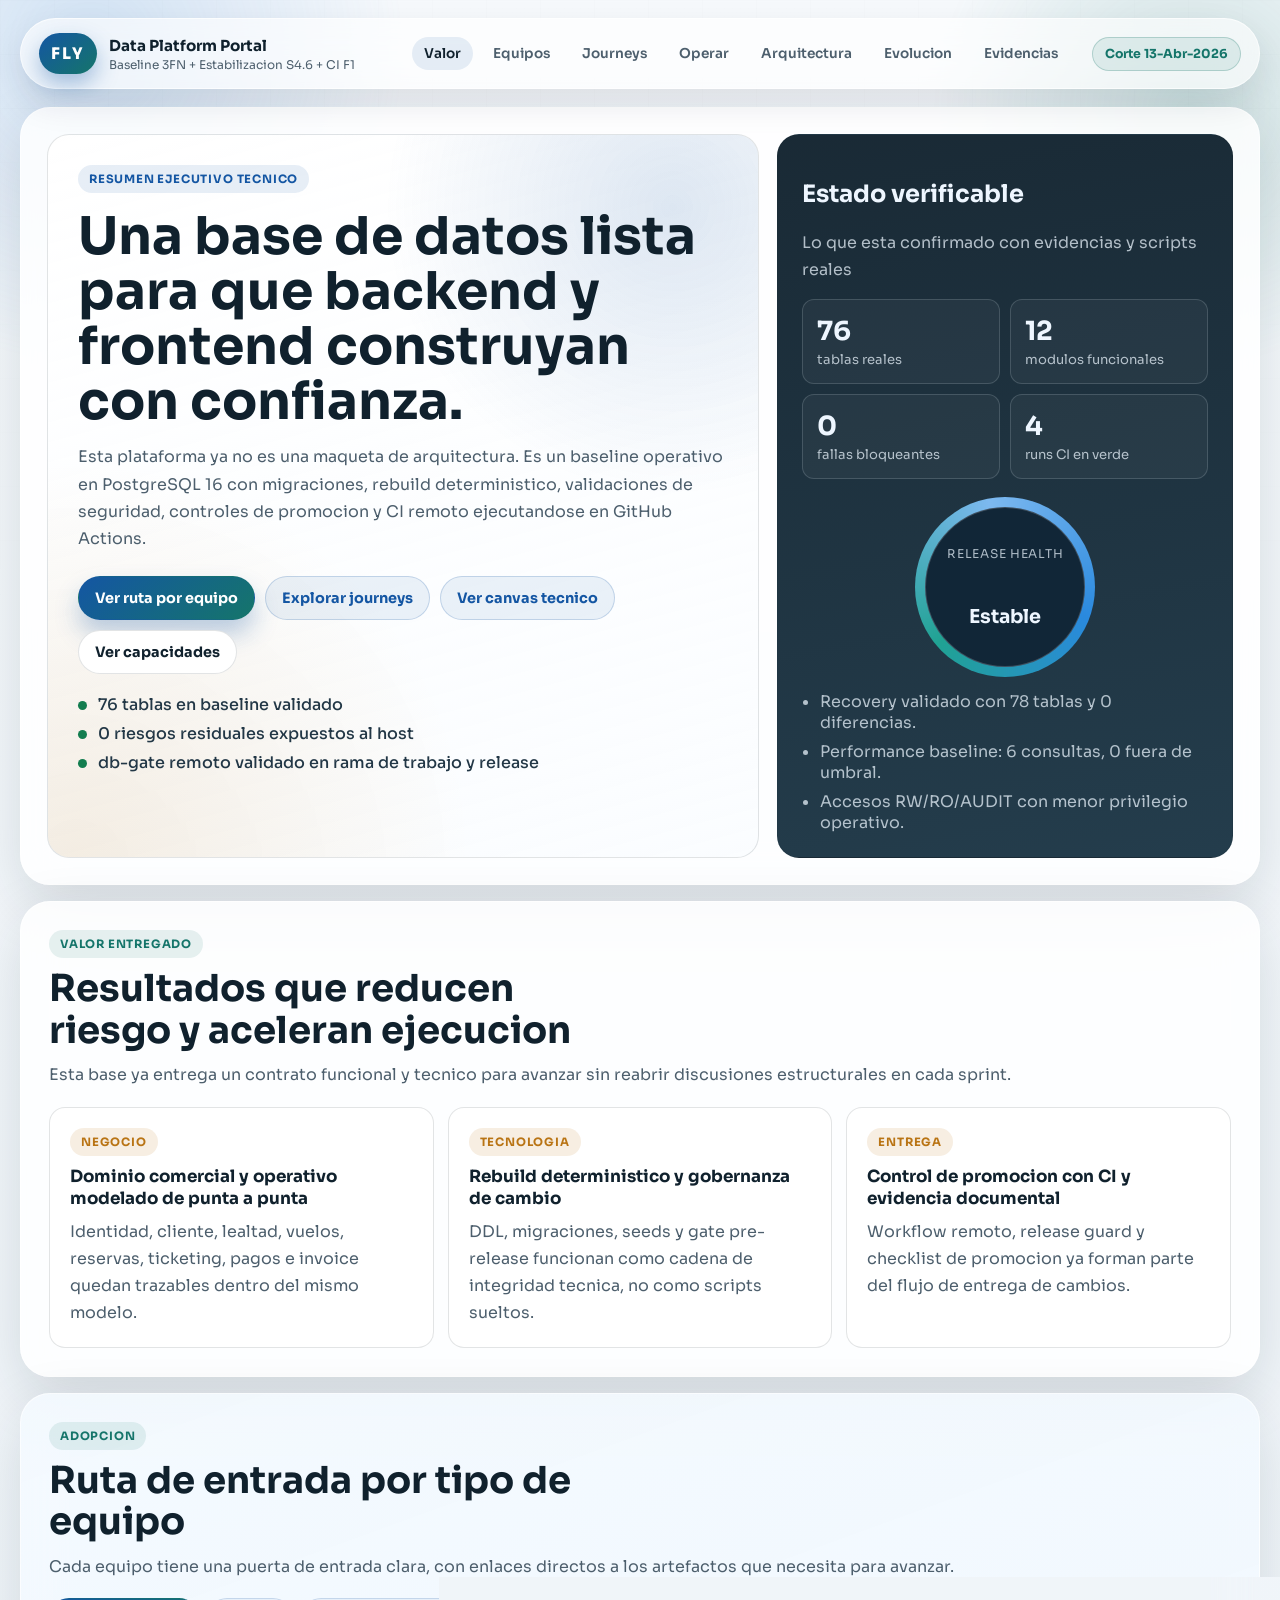
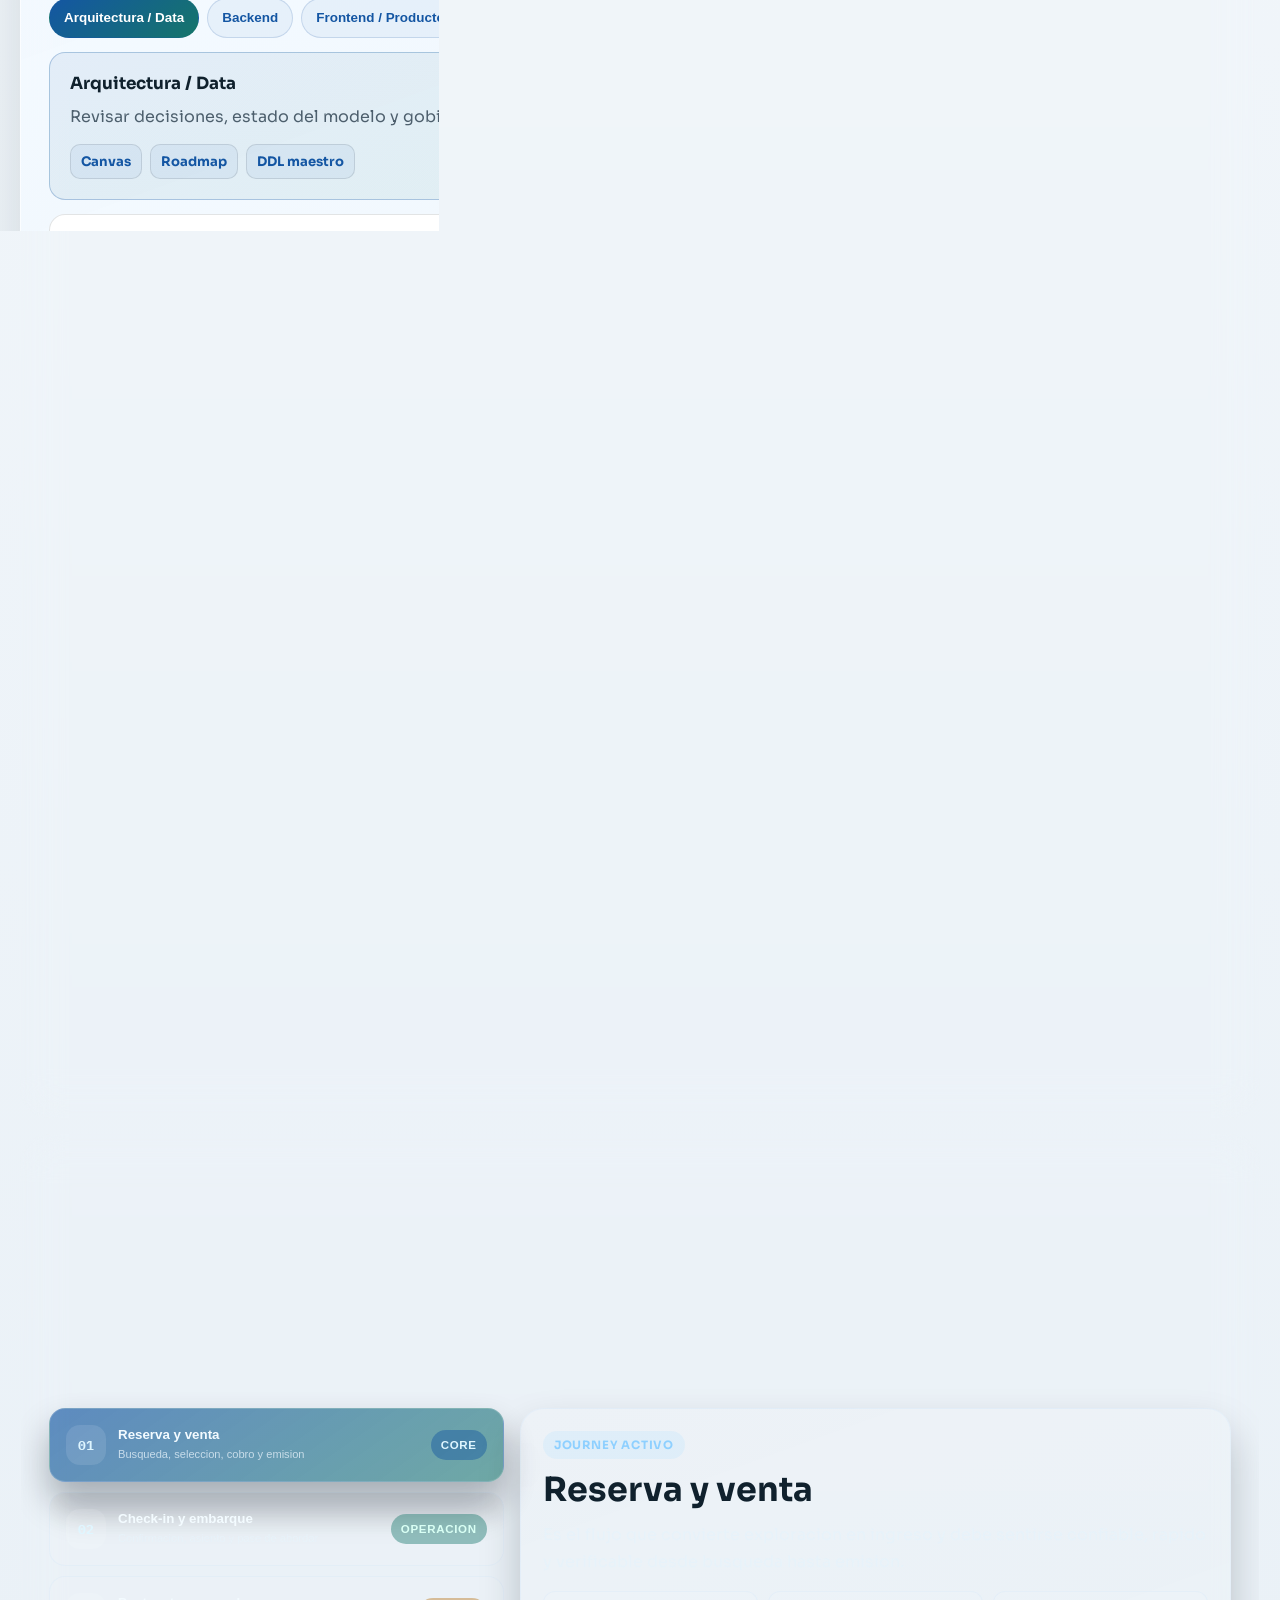
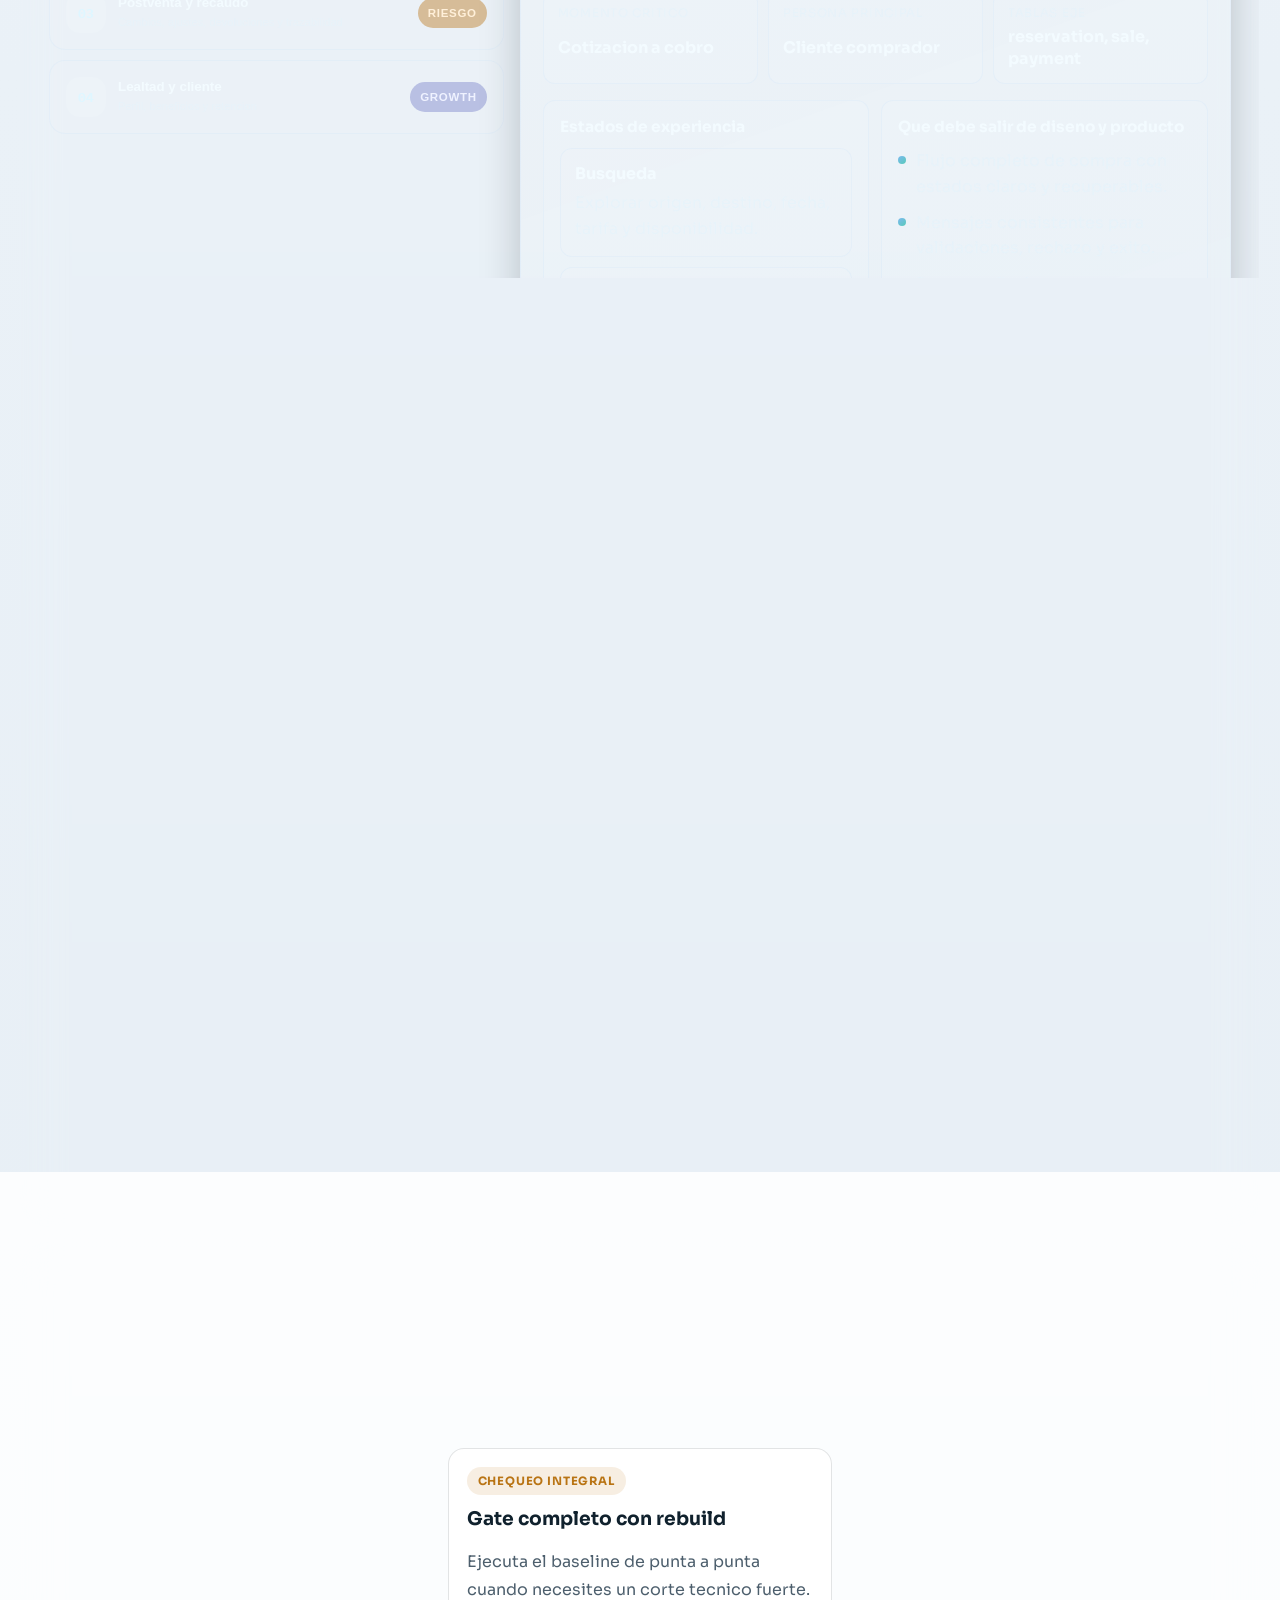
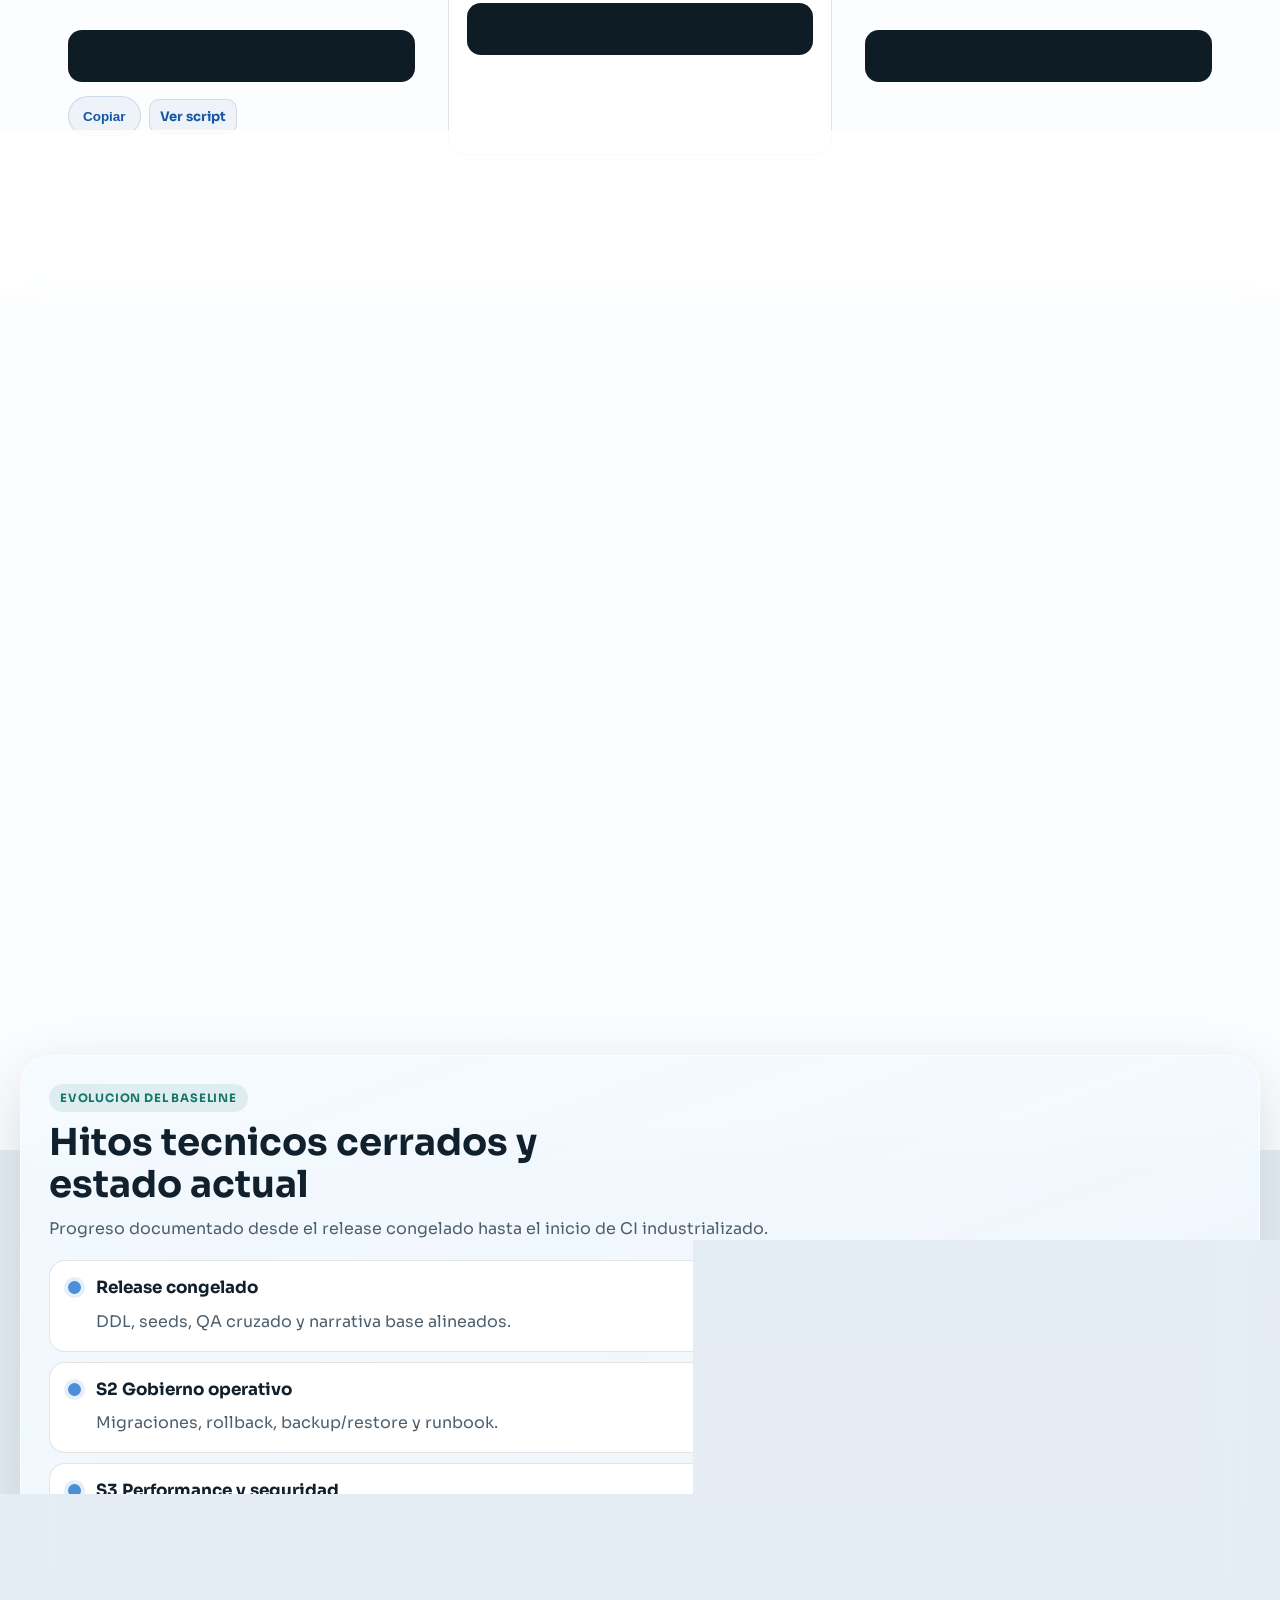
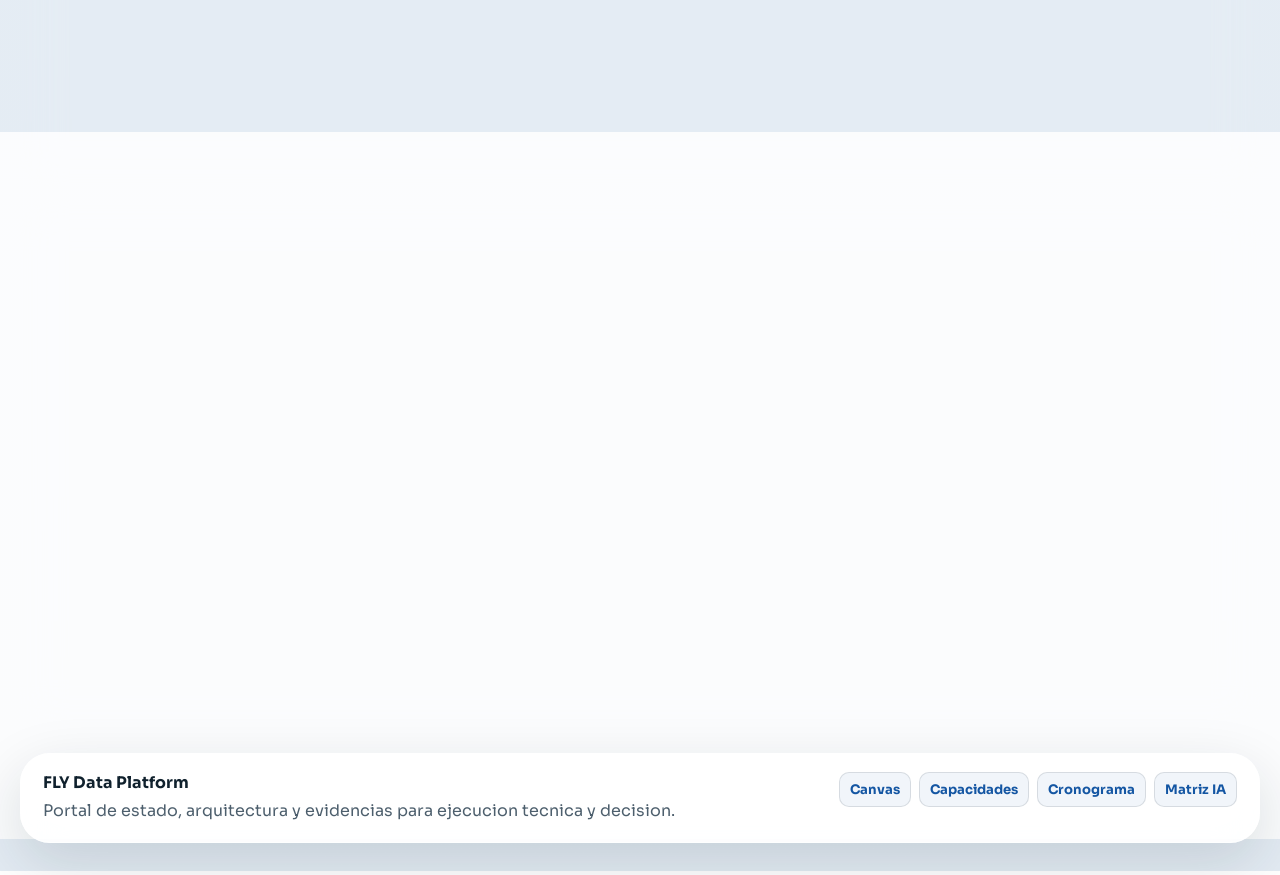
<file: app/landing/index.html>
<!DOCTYPE html>
<html lang="es">
<head>
    <meta charset="UTF-8">
    <meta name="viewport" content="width=device-width, initial-scale=1.0">
    <title>FLY Data Platform | Portal Arquitectonico</title>
    <link rel="stylesheet" href="styles.css">
    <link href="https://fonts.googleapis.com/css2?family=Sora:wght@400;500;600;700;800&family=IBM+Plex+Mono:wght@400;500;600&display=swap" rel="stylesheet">
    <script src="script.js" defer></script>
</head>
<body>
    <div class="ambient ambient-a" aria-hidden="true"></div>
    <div class="ambient ambient-b" aria-hidden="true"></div>
    <div class="ambient-grid" aria-hidden="true"></div>

    <header class="topbar">
        <a class="brand" href="index.html">
            <span class="brand-badge">FLY</span>
            <span class="brand-copy">
                <strong>Data Platform Portal</strong>
                <small>Baseline 3FN + Estabilizacion S4.6 + CI F1</small>
            </span>
        </a>
        <nav class="topnav" aria-label="Navegacion principal">
            <a href="#valor" data-nav-link>Valor</a>
            <a href="#equipos" data-nav-link>Equipos</a>
            <a href="#journeys" data-nav-link>Journeys</a>
            <a href="#operar" data-nav-link>Operar</a>
            <a href="#arquitectura" data-nav-link>Arquitectura</a>
            <a href="#evolucion" data-nav-link>Evolucion</a>
            <a href="#evidencias" data-nav-link>Evidencias</a>
        </nav>
        <span class="state-pill">Corte 13-Abr-2026</span>
    </header>

    <main class="portal">
        <section class="hero">
            <div class="hero-main reveal">
                <span class="tagline">Resumen Ejecutivo Tecnico</span>
                <h1>Una base de datos lista para que backend y frontend construyan con confianza.</h1>
                <p>
                    Esta plataforma ya no es una maqueta de arquitectura. Es un baseline operativo
                    en PostgreSQL 16 con migraciones, rebuild deterministico, validaciones de
                    seguridad, controles de promocion y CI remoto ejecutandose en GitHub Actions.
                </p>
                <div class="hero-actions">
                    <a class="btn btn-primary" href="#equipos">Ver ruta por equipo</a>
                    <a class="btn btn-secondary" href="#journeys">Explorar journeys</a>
                    <a class="btn btn-secondary" href="../../architecture/canvas/canvas_arquitectura.html">Ver canvas tecnico</a>
                    <a class="btn btn-ghost" href="../../reports/html/funcionalidades_sistema.html">Ver capacidades</a>
                </div>
                <ul class="trust-strip">
                    <li>76 tablas en baseline validado</li>
                    <li>0 riesgos residuales expuestos al host</li>
                    <li>db-gate remoto validado en rama de trabajo y release</li>
                </ul>
            </div>

            <aside class="hero-board reveal delay-1">
                <header>
                    <h2>Estado verificable</h2>
                    <p>Lo que esta confirmado con evidencias y scripts reales</p>
                </header>

                <div class="kpi-grid">
                    <article class="kpi">
                        <strong>76</strong>
                        <span>tablas reales</span>
                    </article>
                    <article class="kpi">
                        <strong>12</strong>
                        <span>modulos funcionales</span>
                    </article>
                    <article class="kpi">
                        <strong>0</strong>
                        <span>fallas bloqueantes</span>
                    </article>
                    <article class="kpi">
                        <strong>4</strong>
                        <span>runs CI en verde</span>
                    </article>
                </div>

                <div class="signal-ring">
                    <div class="ring-core">
                        <span>Release Health</span>
                        <strong>Estable</strong>
                    </div>
                </div>

                <ul class="board-notes">
                    <li>Recovery validado con 78 tablas y 0 diferencias.</li>
                    <li>Performance baseline: 6 consultas, 0 fuera de umbral.</li>
                    <li>Accesos RW/RO/AUDIT con menor privilegio operativo.</li>
                </ul>
            </aside>
        </section>

        <section id="valor" class="section reveal delay-2">
            <header class="section-head">
                <span class="section-kicker">Valor Entregado</span>
                <h2>Resultados que reducen riesgo y aceleran ejecucion</h2>
                <p>
                    Esta base ya entrega un contrato funcional y tecnico para avanzar sin
                    reabrir discusiones estructurales en cada sprint.
                </p>
            </header>

            <div class="pillar-grid">
                <article class="pillar-card">
                    <span class="pillar-tag">Negocio</span>
                    <h3>Dominio comercial y operativo modelado de punta a punta</h3>
                    <p>
                        Identidad, cliente, lealtad, vuelos, reservas, ticketing, pagos e
                        invoice quedan trazables dentro del mismo modelo.
                    </p>
                </article>
                <article class="pillar-card">
                    <span class="pillar-tag">Tecnologia</span>
                    <h3>Rebuild deterministico y gobernanza de cambio</h3>
                    <p>
                        DDL, migraciones, seeds y gate pre-release funcionan como cadena de
                        integridad tecnica, no como scripts sueltos.
                    </p>
                </article>
                <article class="pillar-card">
                    <span class="pillar-tag">Entrega</span>
                    <h3>Control de promocion con CI y evidencia documental</h3>
                    <p>
                        Workflow remoto, release guard y checklist de promocion ya forman parte
                        del flujo de entrega de cambios.
                    </p>
                </article>
            </div>
        </section>

        <section id="equipos" class="section section-alt reveal">
            <header class="section-head">
                <span class="section-kicker">Adopcion</span>
                <h2>Ruta de entrada por tipo de equipo</h2>
                <p>
                    Cada equipo tiene una puerta de entrada clara, con enlaces directos a los
                    artefactos que necesita para avanzar.
                </p>
            </header>

            <div class="audience-switcher" role="tablist" aria-label="Perfiles de adopcion">
                <button class="audience-tab active" type="button" data-audience="arquitectura" aria-selected="true">Arquitectura / Data</button>
                <button class="audience-tab" type="button" data-audience="backend" aria-selected="false">Backend</button>
                <button class="audience-tab" type="button" data-audience="frontend" aria-selected="false">Frontend / Producto</button>
                <button class="audience-tab" type="button" data-audience="operacion" aria-selected="false">QA / Operacion</button>
            </div>

            <div class="route-grid">
                <article class="route-card active" data-audience="arquitectura" tabindex="0" role="button" aria-pressed="true">
                    <h3>Arquitectura / Data</h3>
                    <p>Revisar decisiones, estado del modelo y gobierno del baseline.</p>
                    <div class="route-links">
                        <a href="../../architecture/canvas/canvas_arquitectura.html">Canvas</a>
                        <a href="../../docs/planes/ROADMAP_ESTABILIZACION_DB_SENIOR.md">Roadmap</a>
                        <a href="../../db/ddl/modelo_postgresql.sql">DDL maestro</a>
                    </div>
                </article>

                <article class="route-card" data-audience="backend" tabindex="0" role="button" aria-pressed="false">
                    <h3>Backend</h3>
                    <p>Implementar servicios sobre tablas, flujos y validaciones estables.</p>
                    <div class="route-links">
                        <a href="../../reports/html/funcionalidades_sistema.html">Capacidades</a>
                        <a href="../../infra/docker/recrear_instalacion_limpia.ps1">Rebuild limpio</a>
                        <a href="../../infra/tools/ejecutar_gate_pre_release.ps1">Gate local</a>
                    </div>
                </article>

                <article class="route-card" data-audience="frontend" tabindex="0" role="button" aria-pressed="false">
                    <h3>Frontend / Producto</h3>
                    <p>Mapear journeys, estados y dependencias funcionales del dominio.</p>
                    <div class="route-links">
                        <a href="../../reports/html/funcionalidades_sistema.html">Informe funcional</a>
                        <a href="../../reports/cronograma/cronograma_realizacion.html">Cronograma</a>
                        <a href="../../docs/planes/PLAN_CONTINUIDAD_FASES_2026-03-19.md">Continuidad</a>
                    </div>
                </article>

                <article class="route-card" data-audience="operacion" tabindex="0" role="button" aria-pressed="false">
                    <h3>Operacion / QA</h3>
                    <p>Auditar salud, riesgos y promocion de cambios con evidencia trazable.</p>
                    <div class="route-links">
                        <a href="../../docs/validacion/EVIDENCIA_PIPELINE_CI_REMOTO_2026-03-20.md">Evidencia CI</a>
                        <a href="../../docs/validacion/POLITICA_PROMOCION_DB_RELEASE_GUARD.md">Release guard</a>
                        <a href="../../docs/validacion/EVIDENCIA_ADMIN_BOOTSTRAP_LOCAL_2026-03-20.md">Admin bootstrap</a>
                    </div>
                </article>
            </div>

            <aside class="audience-brief" id="audience-brief" aria-live="polite">
                <div class="brief-head">
                    <span class="brief-kicker">Recorrido activo</span>
                    <h3>Arquitectura / Data</h3>
                    <p>Empieza aqui para validar baseline, modelo vigente y siguiente frente sin reabrir decisiones ya cerradas.</p>
                </div>

                <div class="brief-grid">
                    <section class="brief-block">
                        <h4>Que revisar primero</h4>
                        <ul class="brief-list">
                            <li>Canvas para ubicar capas, riesgos y continuidad.</li>
                            <li>Roadmap senior para entender que ya se estabilizo.</li>
                            <li>DDL maestro para confirmar el contrato fisico real.</li>
                        </ul>
                    </section>

                    <section class="brief-block">
                        <h4>Resultado esperado</h4>
                        <ul class="brief-list">
                            <li>Diagnostico claro del baseline vigente.</li>
                            <li>Decision de frente siguiente con una sola fuente de verdad.</li>
                            <li>Handoff tecnico consistente para backend y frontend.</li>
                        </ul>
                    </section>
                </div>

                <div class="brief-command">
                    <span class="command-caption">Primer comando recomendado</span>
                    <pre class="code-block"><code>.\infra\tools\ejecutar_gate_pre_release.ps1 -SkipDocker</code></pre>
                    <div class="command-actions">
                        <button class="copy-btn" type="button" data-copy=".\infra\tools\ejecutar_gate_pre_release.ps1 -SkipDocker">Copiar comando</button>
                        <span class="command-note">Valida rapido el estado repo-local antes de abrir un nuevo frente de trabajo.</span>
                    </div>
                </div>
            </aside>
        </section>

        <section id="journeys" class="section section-immersive reveal delay-1">
            <header class="section-head journey-head">
                <span class="section-kicker">Diseno + Funcionalidad</span>
                <h2>Journeys priorizados para materializar una experiencia real</h2>
                <p>
                    Elige un flujo y aterriza al mismo tiempo pantallas, estados, contrato backend,
                    foco QA y los artefactos que el equipo necesita para construir sin ambiguedad.
                </p>
            </header>

            <div class="journey-layout">
                <div class="journey-selector" role="tablist" aria-label="Journeys priorizados">
                    <button class="journey-tab active" type="button" data-journey="reserva" aria-selected="true">
                        <span class="journey-tab-index">01</span>
                        <span class="journey-tab-copy">
                            <strong>Reserva y venta</strong>
                            <small>Busqueda, seleccion, cobro y emision</small>
                        </span>
                        <span class="journey-signal signal-core">Core</span>
                    </button>

                    <button class="journey-tab" type="button" data-journey="checkin" aria-selected="false">
                        <span class="journey-tab-index">02</span>
                        <span class="journey-tab-copy">
                            <strong>Check-in y embarque</strong>
                            <small>Confirmacion, asiento y pase de abordar</small>
                        </span>
                        <span class="journey-signal signal-live">Operacion</span>
                    </button>

                    <button class="journey-tab" type="button" data-journey="postventa" aria-selected="false">
                        <span class="journey-tab-index">03</span>
                        <span class="journey-tab-copy">
                            <strong>Postventa y recaudo</strong>
                            <small>Cambios, ajustes, devoluciones y trazabilidad</small>
                        </span>
                        <span class="journey-signal signal-risk">Riesgo</span>
                    </button>

                    <button class="journey-tab" type="button" data-journey="lealtad" aria-selected="false">
                        <span class="journey-tab-index">04</span>
                        <span class="journey-tab-copy">
                            <strong>Lealtad y cliente</strong>
                            <small>Perfil, beneficios y retencion</small>
                        </span>
                        <span class="journey-signal signal-growth">Growth</span>
                    </button>
                </div>

                <aside class="journey-panel" id="journey-panel" aria-live="polite">
                    <div class="journey-panel-head">
                        <span class="journey-kicker">Journey activo</span>
                        <h3>Reserva y venta</h3>
                        <p>
                            Es el flujo que convierte exploracion en ingreso y debe sentirse
                            confiable, rapido y verificable desde busqueda hasta emision.
                        </p>
                    </div>

                    <div class="journey-metrics">
                        <article class="journey-stat">
                            <span>Momento critico</span>
                            <strong>Cotizacion a cobro</strong>
                        </article>
                        <article class="journey-stat">
                            <span>Persona principal</span>
                            <strong>Cliente comprador</strong>
                        </article>
                        <article class="journey-stat">
                            <span>Tablas eje</span>
                            <strong>reservation, sale, payment</strong>
                        </article>
                    </div>

                    <div class="journey-grid">
                        <section class="journey-block">
                            <h4>Estados de experiencia</h4>
                            <div class="journey-state-grid">
                                <article class="state-card">
                                    <strong>Busqueda</strong>
                                    <p>Explorar origen, destino, fecha, tarifa y disponibilidad.</p>
                                </article>
                                <article class="state-card">
                                    <strong>Seleccion</strong>
                                    <p>Elegir vuelo, tarifa, asientos base y datos del pasajero.</p>
                                </article>
                                <article class="state-card">
                                    <strong>Pago</strong>
                                    <p>Confirmar monto, metodo y resultado transaccional sin friccion.</p>
                                </article>
                                <article class="state-card">
                                    <strong>Emision</strong>
                                    <p>Mostrar ticket, localizador, recibo e invoice trazable.</p>
                                </article>
                            </div>
                        </section>

                        <section class="journey-block">
                            <h4>Que debe salir de diseno y producto</h4>
                            <ul class="journey-list">
                                <li>Flujo completo de compra con estados claros y recuperables.</li>
                                <li>Mensajes consistentes para validaciones, rechazo y exito.</li>
                                <li>Resumen final que conecte reserva, ticket e invoice.</li>
                            </ul>
                        </section>

                        <section class="journey-block">
                            <h4>Contrato backend y datos</h4>
                            <ul class="journey-list">
                                <li>Persistencia ordenada entre reservation, sale, payment y ticket.</li>
                                <li>Trazabilidad de transaccion y relacion con invoice.</li>
                                <li>Estados idempotentes para reintento y confirmacion.</li>
                            </ul>
                        </section>

                        <section class="journey-block">
                            <h4>QA y liberacion</h4>
                            <ul class="journey-list">
                                <li>Caso feliz de compra completo con evidencia final.</li>
                                <li>Fallas de cobro sin doble emision ni registros huerfanos.</li>
                                <li>Chequeo de consistencia previo a promover cambios.</li>
                            </ul>
                        </section>
                    </div>

                    <div class="journey-footer">
                        <div class="journey-links">
                            <a href="../../reports/html/funcionalidades_sistema.html">Abrir informe funcional</a>
                            <a href="../../db/ddl/modelo_postgresql.sql">Abrir DDL maestro</a>
                            <a href="../../infra/tools/ejecutar_gate_pre_release.ps1">Abrir gate local</a>
                        </div>

                        <div class="journey-command">
                            <span class="command-caption">Siguiente paso recomendado</span>
                            <pre class="code-block"><code>.\infra\tools\ejecutar_gate_pre_release.ps1 -SkipDocker</code></pre>
                            <div class="command-actions">
                                <button class="copy-btn" type="button" data-copy=".\infra\tools\ejecutar_gate_pre_release.ps1 -SkipDocker">Copiar comando</button>
                                <span class="command-note">Usa este corte rapido antes de traducir el journey a backlog visual y tareas tecnicas.</span>
                            </div>
                        </div>
                    </div>
                </aside>
            </div>
        </section>

        <section id="operar" class="section reveal delay-1">
            <header class="section-head">
                <span class="section-kicker">Operar y Construir</span>
                <h2>Acciones concretas para mover el proyecto hoy</h2>
                <p>
                    Esta base ya tiene comandos y controles suficientes para que un equipo avance
                    sin improvisar el siguiente paso.
                </p>
            </header>

            <div class="command-grid">
                <article class="command-card">
                    <span class="command-tag">Chequeo rapido</span>
                    <h3>Gate repo-local sin Docker</h3>
                    <p>Valida consistencia documental y control de promocion sin correr rebuild completo.</p>
                    <pre class="code-block"><code>.\infra\tools\ejecutar_gate_pre_release.ps1 -SkipDocker</code></pre>
                    <div class="command-actions">
                        <button class="copy-btn" type="button" data-copy=".\infra\tools\ejecutar_gate_pre_release.ps1 -SkipDocker">Copiar</button>
                        <a class="command-link" href="../../infra/tools/ejecutar_gate_pre_release.ps1">Ver script</a>
                    </div>
                </article>

                <article class="command-card">
                    <span class="command-tag">Chequeo integral</span>
                    <h3>Gate completo con rebuild</h3>
                    <p>Ejecuta el baseline de punta a punta cuando necesites un corte tecnico fuerte.</p>
                    <pre class="code-block"><code>.\infra\tools\ejecutar_gate_pre_release.ps1</code></pre>
                    <div class="command-actions">
                        <button class="copy-btn" type="button" data-copy=".\infra\tools\ejecutar_gate_pre_release.ps1">Copiar</button>
                        <a class="command-link" href="../../infra/docker/recrear_instalacion_limpia.ps1">Ver rebuild limpio</a>
                    </div>
                </article>

                <article class="command-card">
                    <span class="command-tag">Promocion</span>
                    <h3>Release guard repo-local</h3>
                    <p>Confirma que CI, checklist y politica siguen alineados antes de considerar promocion.</p>
                    <pre class="code-block"><code>.\infra\tools\validar_control_promocion_ci.ps1</code></pre>
                    <div class="command-actions">
                        <button class="copy-btn" type="button" data-copy=".\infra\tools\validar_control_promocion_ci.ps1">Copiar</button>
                        <a class="command-link" href="../../docs/validacion/CHECKLIST_PROMOCION_CI_DB.md">Ver checklist</a>
                    </div>
                </article>
            </div>
        </section>

        <section id="arquitectura" class="section reveal delay-1">
            <header class="section-head">
                <span class="section-kicker">Arquitectura</span>
                <h2>Visualizacion funcional del dominio y su flujo critico</h2>
                <p>
                    Una vista sintetica para entender estructura y dependencias sin perderse en
                    diagramas saturados.
                </p>
            </header>

            <div class="architecture-layout">
                <div class="domain-matrix">
                    <article><h3>Identidad</h3><p>person, documents, contacts, user_account.</p></article>
                    <article><h3>Cliente</h3><p>customer, category, benefits, loyalty.</p></article>
                    <article><h3>Red aeroportuaria</h3><p>country, city, airport, terminal, gate.</p></article>
                    <article><h3>Operacion aerea</h3><p>airline, aircraft, flight, segment.</p></article>
                    <article><h3>Comercial</h3><p>reservation, sale, ticket, seat assignment.</p></article>
                    <article><h3>Recaudo</h3><p>payment, transaction, invoice, refund.</p></article>
                </div>

                <div class="flow-board">
                    <span class="flow-label">Flujo de referencia</span>
                    <h3>Cadena de datos de punta a punta</h3>
                    <ol class="flow-steps">
                        <li>person</li>
                        <li>customer</li>
                        <li>reservation</li>
                        <li>sale</li>
                        <li>ticket</li>
                        <li>ticket_segment</li>
                        <li>check_in</li>
                        <li>boarding_pass</li>
                        <li>invoice</li>
                    </ol>
                    <p>
                        Este flujo sirve como contrato de integracion entre API, UI y QA funcional.
                    </p>
                </div>
            </div>
        </section>

        <section id="evolucion" class="section section-alt reveal delay-2">
            <header class="section-head">
                <span class="section-kicker">Evolucion del baseline</span>
                <h2>Hitos tecnicos cerrados y estado actual</h2>
                <p>Progreso documentado desde el release congelado hasta el inicio de CI industrializado.</p>
            </header>

            <div class="timeline">
                <article class="timeline-item">
                    <span class="dot"></span>
                    <h3>Release congelado</h3>
                    <p>DDL, seeds, QA cruzado y narrativa base alineados.</p>
                </article>
                <article class="timeline-item">
                    <span class="dot"></span>
                    <h3>S2 Gobierno operativo</h3>
                    <p>Migraciones, rollback, backup/restore y runbook.</p>
                </article>
                <article class="timeline-item">
                    <span class="dot"></span>
                    <h3>S3 Performance y seguridad</h3>
                    <p>Baseline de consultas, observabilidad y hardening local.</p>
                </article>
                <article class="timeline-item">
                    <span class="dot"></span>
                    <h3>S4 Continuidad</h3>
                    <p>Secretos, menor privilegio, loopback y break-glass.</p>
                </article>
                <article class="timeline-item active">
                    <span class="dot"></span>
                    <h3>F1 CI/CD inicial</h3>
                    <p>db-gate remoto operativo y control de promocion formalizado.</p>
                </article>
            </div>
        </section>

        <section id="evidencias" class="section reveal">
            <header class="section-head">
                <span class="section-kicker">Evidencias</span>
                <h2>Artefactos clave para trazabilidad y decision</h2>
                <p>
                    Accesos directos al material que respalda el estado actual del proyecto.
                </p>
            </header>

            <div class="filter-row">
                <button class="filter-chip active" type="button" data-filter="all">Todo</button>
                <button class="filter-chip" type="button" data-filter="producto">Producto</button>
                <button class="filter-chip" type="button" data-filter="build">Build</button>
                <button class="filter-chip" type="button" data-filter="operacion">Operacion</button>
                <button class="filter-chip" type="button" data-filter="ci">CI</button>
                <span class="filter-status" data-filter-status>Mostrando 4 grupos de artefactos</span>
            </div>

            <div class="evidence-grid">
                <article class="evidence-card" data-tags="producto build">
                    <h3>Portal y contexto</h3>
                    <ul>
                        <li><a href="../../architecture/canvas/canvas_arquitectura.html">Canvas de arquitectura</a></li>
                        <li><a href="../../reports/html/funcionalidades_sistema.html">Informe funcional</a></li>
                        <li><a href="../../reports/cronograma/cronograma_realizacion.html">Cronograma</a></li>
                    </ul>
                </article>

                <article class="evidence-card" data-tags="build producto">
                    <h3>Modelo y delivery</h3>
                    <ul>
                        <li><a href="../../db/ddl/modelo_postgresql.sql">DDL maestro</a></li>
                        <li><a href="../../db/migrations/README.md">Migraciones versionadas</a></li>
                        <li><a href="../../db/seeds/00_seed_canonico.sql">Seed canonico</a></li>
                        <li><a href="../../db/seeds/01_seed_volumetrico.sql">Seed volumetrico</a></li>
                    </ul>
                </article>

                <article class="evidence-card" data-tags="operacion build">
                    <h3>Operacion y control</h3>
                    <ul>
                        <li><a href="../../infra/docker/recrear_instalacion_limpia.ps1">Recrear instalacion limpia</a></li>
                        <li><a href="../../infra/tools/ejecutar_gate_pre_release.ps1">Gate pre-release</a></li>
                        <li><a href="../../docs/validacion/EVIDENCIA_RECUPERACION_LOCAL_2026-03-19.md">Evidencia recovery</a></li>
                        <li><a href="../../docs/validacion/EVIDENCIA_MENOR_PRIVILEGIO_OPERATIVO_LOCAL_2026-03-20.md">Menor privilegio</a></li>
                    </ul>
                </article>

                <article class="evidence-card" data-tags="ci operacion">
                    <h3>Continuidad y CI</h3>
                    <ul>
                        <li><a href="../../docs/planes/ROADMAP_ESTABILIZACION_DB_SENIOR.md">Roadmap senior</a></li>
                        <li><a href="../../docs/planes/PLAN_CONTINUIDAD_FASES_2026-03-19.md">Plan continuidad</a></li>
                        <li><a href="../../docs/validacion/EVIDENCIA_PIPELINE_CI_REMOTO_2026-03-20.md">Evidencia pipeline CI</a></li>
                        <li><a href="../../.github/workflows/db-gate.yml">Workflow db-gate</a></li>
                        <li><a href="../../docs/validacion/RUNBOOK_BRANCH_PROTECTION_GITHUB.md">Runbook branch protection</a></li>
                    </ul>
                </article>
            </div>
        </section>
    </main>

    <footer class="footer">
        <div>
            <strong>FLY Data Platform</strong>
            <p>Portal de estado, arquitectura y evidencias para ejecucion tecnica y decision.</p>
        </div>
        <div class="footer-links">
            <a href="../../architecture/canvas/canvas_arquitectura.html">Canvas</a>
            <a href="../../reports/html/funcionalidades_sistema.html">Capacidades</a>
            <a href="../../reports/cronograma/cronograma_realizacion.html">Cronograma</a>
            <a href="../../docs/planes/MATRIZ_IA_PORTAL_VISUAL_FLY_2026-03-20.md">Matriz IA</a>
        </div>
    </footer>
</body>
</html>
</file>
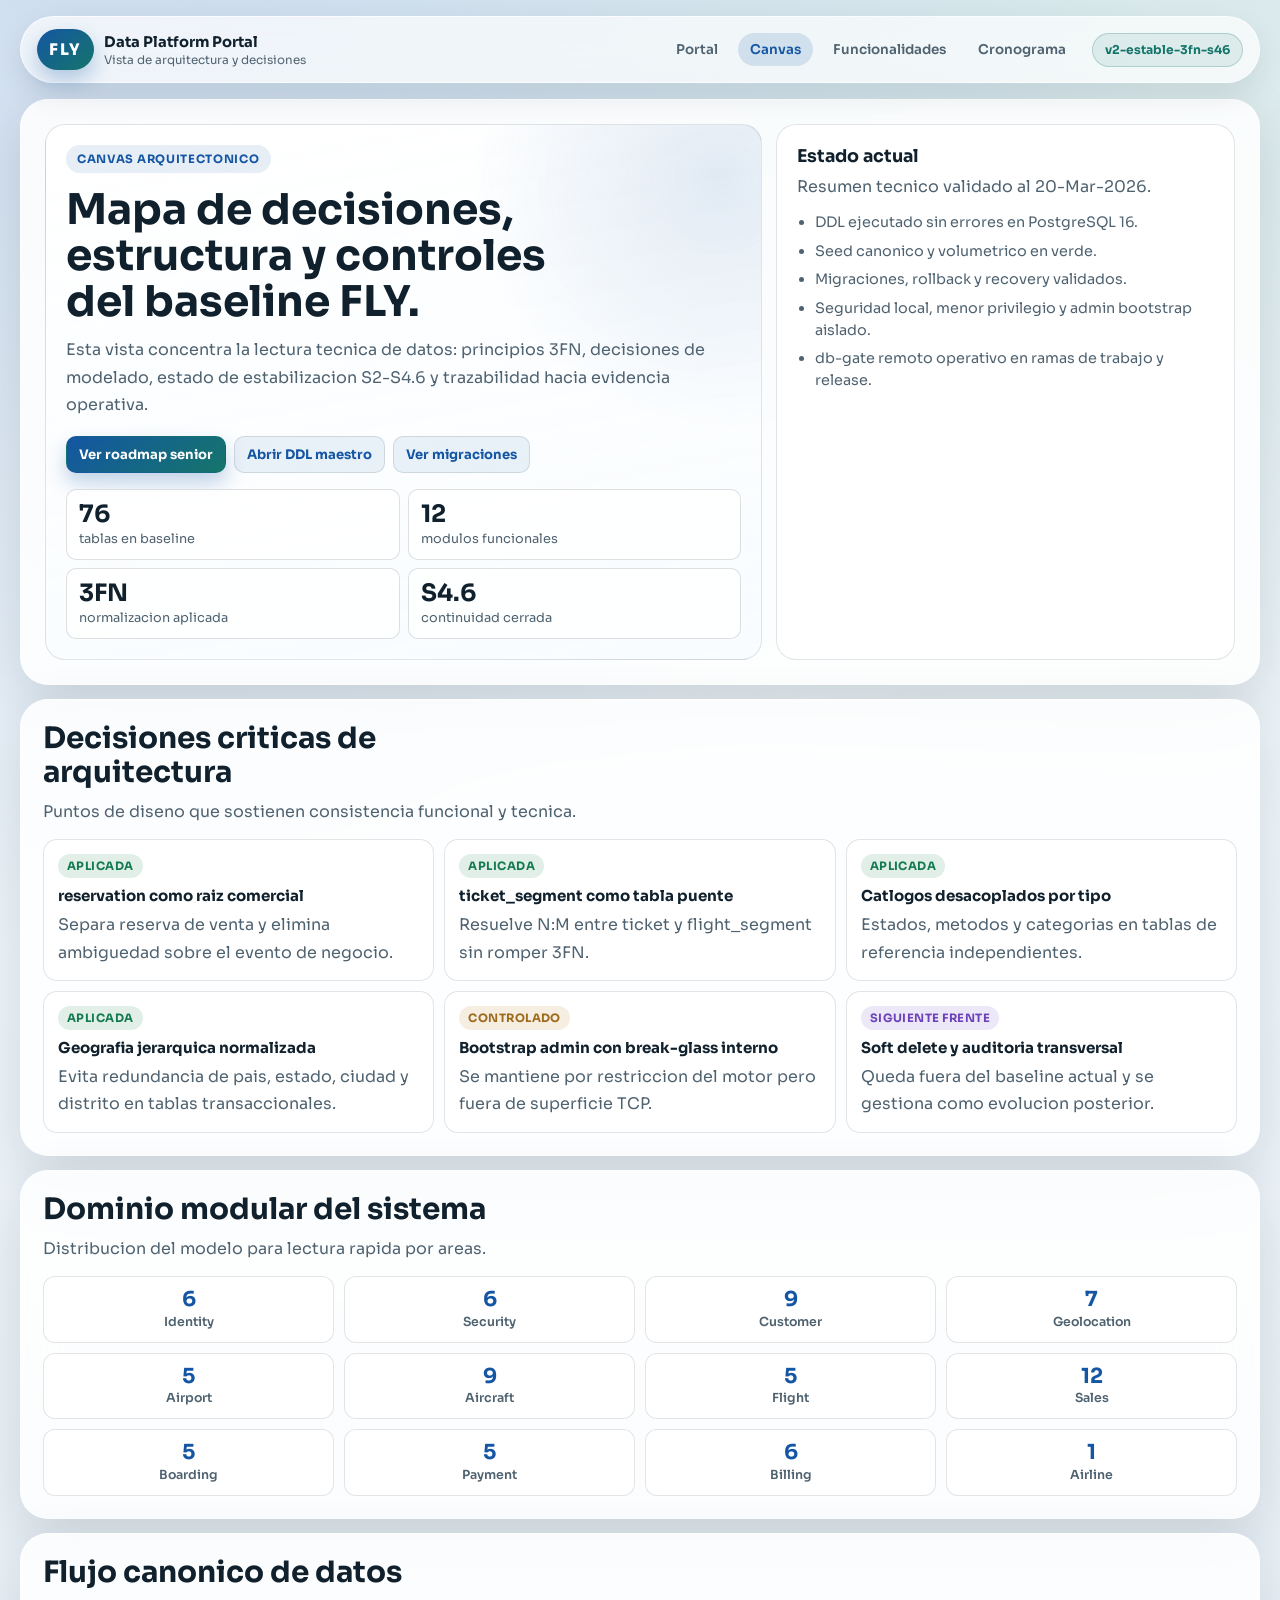
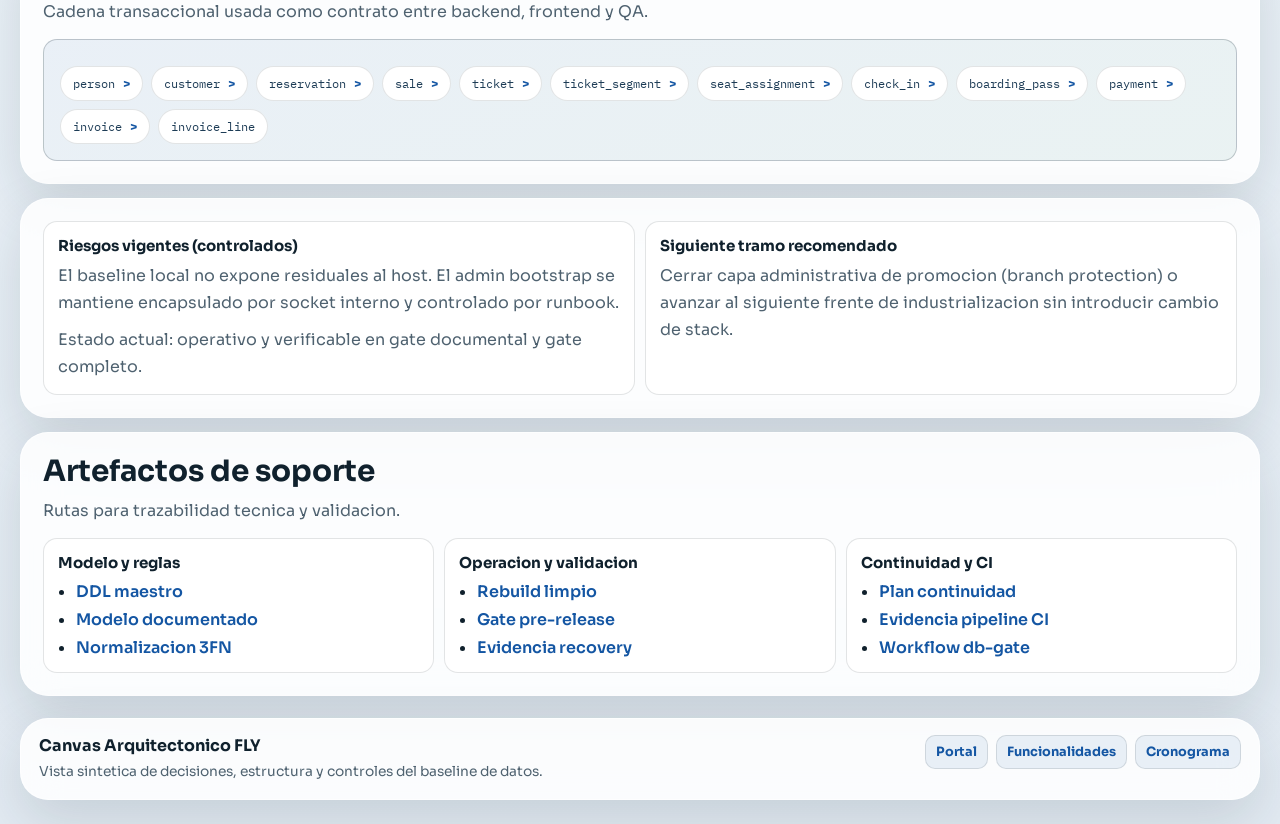
<file: architecture/canvas/canvas_arquitectura.html>
<!DOCTYPE html>
<html lang="es">
<head>
  <meta charset="UTF-8">
  <meta name="viewport" content="width=device-width, initial-scale=1.0">
  <title>Canvas Arquitectonico | FLY Data Platform</title>
  <link href="https://fonts.googleapis.com/css2?family=Sora:wght@400;500;600;700;800&family=IBM+Plex+Mono:wght@400;500;600&display=swap" rel="stylesheet">
  <style>
    :root {
      --bg: #edf3f9;
      --ink: #10212d;
      --ink-soft: #4f6270;
      --surface: rgba(255, 255, 255, 0.86);
      --surface-strong: #ffffff;
      --line: rgba(16, 33, 45, 0.12);
      --line-strong: rgba(16, 33, 45, 0.22);
      --primary: #1456a3;
      --teal: #15756a;
      --amber: #b97414;
      --ok: #147a4f;
      --warn: #9e6a1c;
      --future: #6d43ba;
      --shadow-lg: 0 20px 56px rgba(16, 33, 45, 0.14);
      --shadow-md: 0 12px 30px rgba(16, 33, 45, 0.09);
      --radius-xl: 28px;
      --radius-lg: 20px;
      --radius-md: 14px;
      --font-main: "Sora", "Segoe UI", sans-serif;
      --font-mono: "IBM Plex Mono", "Consolas", monospace;
    }

    * { box-sizing: border-box; }
    html { scroll-behavior: smooth; }

    body {
      margin: 0;
      font-family: var(--font-main);
      color: var(--ink);
      background:
        radial-gradient(circle at 10% -4%, rgba(20, 86, 163, 0.2), rgba(20, 86, 163, 0) 38%),
        radial-gradient(circle at 92% -8%, rgba(21, 117, 106, 0.16), rgba(21, 117, 106, 0) 36%),
        linear-gradient(180deg, #f7fbff 0%, #ecf3f9 52%, #e3ebf3 100%);
    }

    a { color: inherit; text-decoration: none; }
    p { margin: 0; color: var(--ink-soft); line-height: 1.7; }

    .topbar,
    .page,
    .footer {
      width: min(1240px, calc(100% - 34px));
      margin: 0 auto;
    }

    .topbar {
      margin-top: 16px;
      padding: 12px 16px;
      display: flex;
      align-items: center;
      gap: 14px;
      border-radius: 999px;
      border: 1px solid rgba(255, 255, 255, 0.66);
      background: rgba(255, 255, 255, 0.68);
      backdrop-filter: blur(18px);
      box-shadow: var(--shadow-md);
      position: sticky;
      top: 12px;
      z-index: 30;
    }

    .brand {
      display: flex;
      align-items: center;
      gap: 10px;
    }

    .brand-badge {
      min-width: 54px;
      border-radius: 999px;
      padding: 10px 12px;
      text-align: center;
      color: #fff;
      font-weight: 800;
      letter-spacing: 0.12em;
      background: linear-gradient(140deg, var(--primary), var(--teal));
      box-shadow: 0 10px 22px rgba(20, 86, 163, 0.3);
    }

    .brand-copy {
      display: grid;
      gap: 2px;
    }

    .brand-copy strong { font-size: 0.92rem; }
    .brand-copy small { font-size: 0.74rem; color: var(--ink-soft); }

    .topnav {
      margin-left: auto;
      display: flex;
      gap: 8px;
      flex-wrap: wrap;
    }

    .topnav a {
      padding: 8px 12px;
      border-radius: 999px;
      color: var(--ink-soft);
      font-size: 0.84rem;
      font-weight: 600;
      transition: 0.2s ease;
    }

    .topnav a:hover { background: rgba(16, 33, 45, 0.08); color: var(--ink); }
    .topnav a.active { background: rgba(20, 86, 163, 0.14); color: var(--primary); }

    .state-pill {
      padding: 8px 12px;
      border-radius: 999px;
      font-size: 0.76rem;
      font-weight: 700;
      color: var(--teal);
      border: 1px solid rgba(21, 117, 106, 0.24);
      background: rgba(21, 117, 106, 0.1);
      white-space: nowrap;
    }

    .page {
      margin-top: 16px;
      margin-bottom: 22px;
      display: grid;
      gap: 14px;
    }

    .hero,
    .section,
    .footer {
      border-radius: var(--radius-xl);
      border: 1px solid rgba(255, 255, 255, 0.64);
      background: var(--surface);
      backdrop-filter: blur(18px);
      box-shadow: var(--shadow-lg);
    }

    .hero {
      padding: 24px;
      display: grid;
      gap: 14px;
      grid-template-columns: 1.22fr 0.78fr;
    }

    .hero-main,
    .hero-side {
      border: 1px solid var(--line);
      border-radius: var(--radius-lg);
      padding: 20px;
      background: var(--surface-strong);
    }

    .hero-main {
      background:
        radial-gradient(circle at 94% 10%, rgba(20, 86, 163, 0.12), rgba(20, 86, 163, 0) 30%),
        linear-gradient(170deg, rgba(255, 255, 255, 0.96), rgba(248, 252, 255, 0.88));
    }

    .kicker {
      display: inline-flex;
      padding: 7px 11px;
      border-radius: 999px;
      font-size: 0.72rem;
      font-weight: 700;
      letter-spacing: 0.06em;
      text-transform: uppercase;
      color: var(--primary);
      background: rgba(20, 86, 163, 0.1);
    }

    h1 {
      margin: 14px 0 12px;
      font-size: clamp(1.7rem, 3.4vw, 2.65rem);
      line-height: 1.08;
      max-width: 16ch;
    }

    .hero-actions {
      margin-top: 18px;
      display: flex;
      gap: 8px;
      flex-wrap: wrap;
    }

    .hero-actions a {
      border-radius: 10px;
      border: 1px solid var(--line);
      padding: 9px 12px;
      font-size: 0.82rem;
      font-weight: 700;
      color: var(--primary);
      background: rgba(20, 86, 163, 0.08);
    }

    .hero-actions a.primary {
      color: #fff;
      background: linear-gradient(140deg, var(--primary), var(--teal));
      border-color: transparent;
      box-shadow: 0 10px 20px rgba(20, 86, 163, 0.26);
    }

    .badge-grid {
      margin-top: 16px;
      display: grid;
      gap: 8px;
      grid-template-columns: repeat(2, minmax(0, 1fr));
    }

    .metric {
      border: 1px solid rgba(16, 33, 45, 0.14);
      border-radius: 10px;
      background: rgba(255, 255, 255, 0.88);
      padding: 12px;
    }

    .metric strong {
      display: block;
      font-size: 1.5rem;
      line-height: 1;
      color: var(--ink);
    }

    .metric span {
      margin-top: 5px;
      display: block;
      font-size: 0.8rem;
      color: var(--ink-soft);
    }

    .hero-side h2 {
      margin: 0 0 6px;
      font-size: 1.1rem;
    }

    .hero-side ul {
      margin: 12px 0 0;
      padding-left: 18px;
      display: grid;
      gap: 7px;
    }

    .hero-side li {
      color: var(--ink-soft);
      line-height: 1.5;
      font-size: 0.9rem;
    }

    .section {
      padding: 22px;
    }

    .section-head {
      margin-bottom: 14px;
      display: grid;
      gap: 8px;
    }

    .section-head h2 {
      margin: 0;
      font-size: clamp(1.25rem, 2.3vw, 2rem);
      line-height: 1.15;
      max-width: 22ch;
    }

    .decision-grid,
    .module-grid,
    .artifact-grid {
      display: grid;
      gap: 10px;
    }

    .decision-grid { grid-template-columns: repeat(3, minmax(0, 1fr)); }
    .module-grid { grid-template-columns: repeat(4, minmax(0, 1fr)); }
    .artifact-grid { grid-template-columns: repeat(3, minmax(0, 1fr)); }

    .card {
      border: 1px solid var(--line);
      border-radius: var(--radius-md);
      background: var(--surface-strong);
      padding: 14px;
    }

    .card h3 {
      margin: 0 0 6px;
      font-size: 0.94rem;
      line-height: 1.3;
    }

    .status {
      margin-bottom: 8px;
      display: inline-flex;
      align-items: center;
      border-radius: 999px;
      padding: 5px 9px;
      font-size: 0.72rem;
      font-weight: 700;
      letter-spacing: 0.04em;
      text-transform: uppercase;
    }

    .status.ok {
      color: var(--ok);
      background: rgba(20, 122, 79, 0.12);
    }

    .status.warn {
      color: var(--warn);
      background: rgba(185, 116, 20, 0.12);
    }

    .status.future {
      color: var(--future);
      background: rgba(109, 67, 186, 0.12);
    }

    .module-chip {
      border: 1px solid var(--line);
      border-radius: 12px;
      background: #fff;
      padding: 12px 10px;
      text-align: center;
    }

    .module-chip strong {
      display: block;
      font-size: 1.3rem;
      color: var(--primary);
      line-height: 1;
    }

    .module-chip span {
      margin-top: 4px;
      display: block;
      font-size: 0.78rem;
      color: var(--ink-soft);
      font-weight: 600;
    }

    .flow-panel {
      border: 1px solid var(--line-strong);
      border-radius: var(--radius-md);
      padding: 16px;
      background: linear-gradient(160deg, rgba(20, 86, 163, 0.08), rgba(21, 117, 106, 0.08));
    }

    .flow {
      margin-top: 10px;
      display: flex;
      flex-wrap: wrap;
      gap: 8px;
    }

    .flow span {
      position: relative;
      border: 1px solid var(--line);
      border-radius: 999px;
      background: #fff;
      color: #1d3c56;
      font-family: var(--font-mono);
      font-size: 0.78rem;
      padding: 8px 12px;
    }

    .flow span:not(:last-child)::after {
      content: ">";
      margin-left: 8px;
      color: var(--primary);
      font-family: var(--font-main);
      font-weight: 700;
    }

    .two-col {
      display: grid;
      gap: 10px;
      grid-template-columns: 1fr 1fr;
    }

    .artifact-card ul {
      margin: 8px 0 0;
      padding-left: 18px;
      display: grid;
      gap: 7px;
    }

    .artifact-card a {
      color: var(--primary);
      font-weight: 600;
    }

    .footer {
      padding: 16px 18px;
      display: flex;
      justify-content: space-between;
      align-items: flex-start;
      gap: 16px;
      margin-bottom: 24px;
    }

    .footer p {
      margin-top: 4px;
      max-width: 64ch;
      font-size: 0.86rem;
    }

    .footer-links {
      display: flex;
      flex-wrap: wrap;
      gap: 8px;
    }

    .footer-links a {
      border: 1px solid var(--line);
      border-radius: 10px;
      padding: 8px 10px;
      background: rgba(20, 86, 163, 0.08);
      color: var(--primary);
      font-size: 0.8rem;
      font-weight: 700;
    }

    @media (max-width: 1140px) {
      .hero,
      .decision-grid,
      .module-grid,
      .artifact-grid,
      .two-col {
        grid-template-columns: 1fr;
      }

      .topbar {
        border-radius: 22px;
        position: static;
      }
    }

    @media (max-width: 760px) {
      .topbar,
      .page,
      .footer {
        width: min(100%, calc(100% - 18px));
      }

      .topbar,
      .hero,
      .section,
      .footer,
      .hero-main,
      .hero-side {
        padding: 14px;
      }

      h1,
      .section-head h2 {
        max-width: none;
      }

      .hero-actions {
        flex-direction: column;
      }

      .hero-actions a {
        width: 100%;
        text-align: center;
      }

      .badge-grid {
        grid-template-columns: 1fr;
      }
    }
  </style>
</head>
<body>
  <header class="topbar">
    <a class="brand" href="../../app/landing/index.html">
      <span class="brand-badge">FLY</span>
      <span class="brand-copy">
        <strong>Data Platform Portal</strong>
        <small>Vista de arquitectura y decisiones</small>
      </span>
    </a>
    <nav class="topnav" aria-label="Navegacion principal">
      <a href="../../app/landing/index.html">Portal</a>
      <a href="canvas_arquitectura.html" class="active">Canvas</a>
      <a href="../../reports/html/funcionalidades_sistema.html">Funcionalidades</a>
      <a href="../../reports/cronograma/cronograma_realizacion.html">Cronograma</a>
    </nav>
    <span class="state-pill">v2-estable-3fn-s46</span>
  </header>

  <main class="page">
    <section class="hero">
      <article class="hero-main">
        <span class="kicker">Canvas Arquitectonico</span>
        <h1>Mapa de decisiones, estructura y controles del baseline FLY.</h1>
        <p>
          Esta vista concentra la lectura tecnica de datos: principios 3FN,
          decisiones de modelado, estado de estabilizacion S2-S4.6 y trazabilidad
          hacia evidencia operativa.
        </p>
        <div class="hero-actions">
          <a class="primary" href="../../docs/planes/ROADMAP_ESTABILIZACION_DB_SENIOR.md">Ver roadmap senior</a>
          <a href="../../db/ddl/modelo_postgresql.sql">Abrir DDL maestro</a>
          <a href="../../db/migrations/README.md">Ver migraciones</a>
        </div>
        <div class="badge-grid">
          <article class="metric"><strong>76</strong><span>tablas en baseline</span></article>
          <article class="metric"><strong>12</strong><span>modulos funcionales</span></article>
          <article class="metric"><strong>3FN</strong><span>normalizacion aplicada</span></article>
          <article class="metric"><strong>S4.6</strong><span>continuidad cerrada</span></article>
        </div>
      </article>

      <aside class="hero-side">
        <h2>Estado actual</h2>
        <p>Resumen tecnico validado al 20-Mar-2026.</p>
        <ul>
          <li>DDL ejecutado sin errores en PostgreSQL 16.</li>
          <li>Seed canonico y volumetrico en verde.</li>
          <li>Migraciones, rollback y recovery validados.</li>
          <li>Seguridad local, menor privilegio y admin bootstrap aislado.</li>
          <li>db-gate remoto operativo en ramas de trabajo y release.</li>
        </ul>
      </aside>
    </section>

    <section class="section">
      <header class="section-head">
        <h2>Decisiones criticas de arquitectura</h2>
        <p>Puntos de diseno que sostienen consistencia funcional y tecnica.</p>
      </header>
      <div class="decision-grid">
        <article class="card">
          <span class="status ok">Aplicada</span>
          <h3>reservation como raiz comercial</h3>
          <p>Separa reserva de venta y elimina ambiguedad sobre el evento de negocio.</p>
        </article>
        <article class="card">
          <span class="status ok">Aplicada</span>
          <h3>ticket_segment como tabla puente</h3>
          <p>Resuelve N:M entre ticket y flight_segment sin romper 3FN.</p>
        </article>
        <article class="card">
          <span class="status ok">Aplicada</span>
          <h3>Catlogos desacoplados por tipo</h3>
          <p>Estados, metodos y categorias en tablas de referencia independientes.</p>
        </article>
        <article class="card">
          <span class="status ok">Aplicada</span>
          <h3>Geografia jerarquica normalizada</h3>
          <p>Evita redundancia de pais, estado, ciudad y distrito en tablas transaccionales.</p>
        </article>
        <article class="card">
          <span class="status warn">Controlado</span>
          <h3>Bootstrap admin con break-glass interno</h3>
          <p>Se mantiene por restriccion del motor pero fuera de superficie TCP.</p>
        </article>
        <article class="card">
          <span class="status future">Siguiente frente</span>
          <h3>Soft delete y auditoria transversal</h3>
          <p>Queda fuera del baseline actual y se gestiona como evolucion posterior.</p>
        </article>
      </div>
    </section>

    <section class="section">
      <header class="section-head">
        <h2>Dominio modular del sistema</h2>
        <p>Distribucion del modelo para lectura rapida por areas.</p>
      </header>
      <div class="module-grid">
        <article class="module-chip"><strong>6</strong><span>Identity</span></article>
        <article class="module-chip"><strong>6</strong><span>Security</span></article>
        <article class="module-chip"><strong>9</strong><span>Customer</span></article>
        <article class="module-chip"><strong>7</strong><span>Geolocation</span></article>
        <article class="module-chip"><strong>5</strong><span>Airport</span></article>
        <article class="module-chip"><strong>9</strong><span>Aircraft</span></article>
        <article class="module-chip"><strong>5</strong><span>Flight</span></article>
        <article class="module-chip"><strong>12</strong><span>Sales</span></article>
        <article class="module-chip"><strong>5</strong><span>Boarding</span></article>
        <article class="module-chip"><strong>5</strong><span>Payment</span></article>
        <article class="module-chip"><strong>6</strong><span>Billing</span></article>
        <article class="module-chip"><strong>1</strong><span>Airline</span></article>
      </div>
    </section>

    <section class="section">
      <header class="section-head">
        <h2>Flujo canonico de datos</h2>
        <p>Cadena transaccional usada como contrato entre backend, frontend y QA.</p>
      </header>
      <div class="flow-panel">
        <div class="flow">
          <span>person</span>
          <span>customer</span>
          <span>reservation</span>
          <span>sale</span>
          <span>ticket</span>
          <span>ticket_segment</span>
          <span>seat_assignment</span>
          <span>check_in</span>
          <span>boarding_pass</span>
          <span>payment</span>
          <span>invoice</span>
          <span>invoice_line</span>
        </div>
      </div>
    </section>

    <section class="section">
      <div class="two-col">
        <article class="card">
          <h3>Riesgos vigentes (controlados)</h3>
          <p>
            El baseline local no expone residuales al host. El admin bootstrap se
            mantiene encapsulado por socket interno y controlado por runbook.
          </p>
          <p style="margin-top:10px;">
            Estado actual: operativo y verificable en gate documental y gate completo.
          </p>
        </article>
        <article class="card">
          <h3>Siguiente tramo recomendado</h3>
          <p>
            Cerrar capa administrativa de promocion (branch protection) o avanzar
            al siguiente frente de industrializacion sin introducir cambio de stack.
          </p>
        </article>
      </div>
    </section>

    <section class="section">
      <header class="section-head">
        <h2>Artefactos de soporte</h2>
        <p>Rutas para trazabilidad tecnica y validacion.</p>
      </header>
      <div class="artifact-grid">
        <article class="card artifact-card">
          <h3>Modelo y reglas</h3>
          <ul>
            <li><a href="../../db/ddl/modelo_postgresql.sql">DDL maestro</a></li>
            <li><a href="../../docs/datos/modelo_documentado.md">Modelo documentado</a></li>
            <li><a href="../../docs/datos/NORMALIZACION_3FN.md">Normalizacion 3FN</a></li>
          </ul>
        </article>
        <article class="card artifact-card">
          <h3>Operacion y validacion</h3>
          <ul>
            <li><a href="../../infra/docker/recrear_instalacion_limpia.ps1">Rebuild limpio</a></li>
            <li><a href="../../infra/tools/ejecutar_gate_pre_release.ps1">Gate pre-release</a></li>
            <li><a href="../../docs/validacion/EVIDENCIA_RECUPERACION_LOCAL_2026-03-19.md">Evidencia recovery</a></li>
          </ul>
        </article>
        <article class="card artifact-card">
          <h3>Continuidad y CI</h3>
          <ul>
            <li><a href="../../docs/planes/PLAN_CONTINUIDAD_FASES_2026-03-19.md">Plan continuidad</a></li>
            <li><a href="../../docs/validacion/EVIDENCIA_PIPELINE_CI_REMOTO_2026-03-20.md">Evidencia pipeline CI</a></li>
            <li><a href="../../.github/workflows/db-gate.yml">Workflow db-gate</a></li>
          </ul>
        </article>
      </div>
    </section>
  </main>

  <footer class="footer">
    <div>
      <strong>Canvas Arquitectonico FLY</strong>
      <p>Vista sintetica de decisiones, estructura y controles del baseline de datos.</p>
    </div>
    <div class="footer-links">
      <a href="../../app/landing/index.html">Portal</a>
      <a href="../../reports/html/funcionalidades_sistema.html">Funcionalidades</a>
      <a href="../../reports/cronograma/cronograma_realizacion.html">Cronograma</a>
    </div>
  </footer>
</body>
</html>
</file>
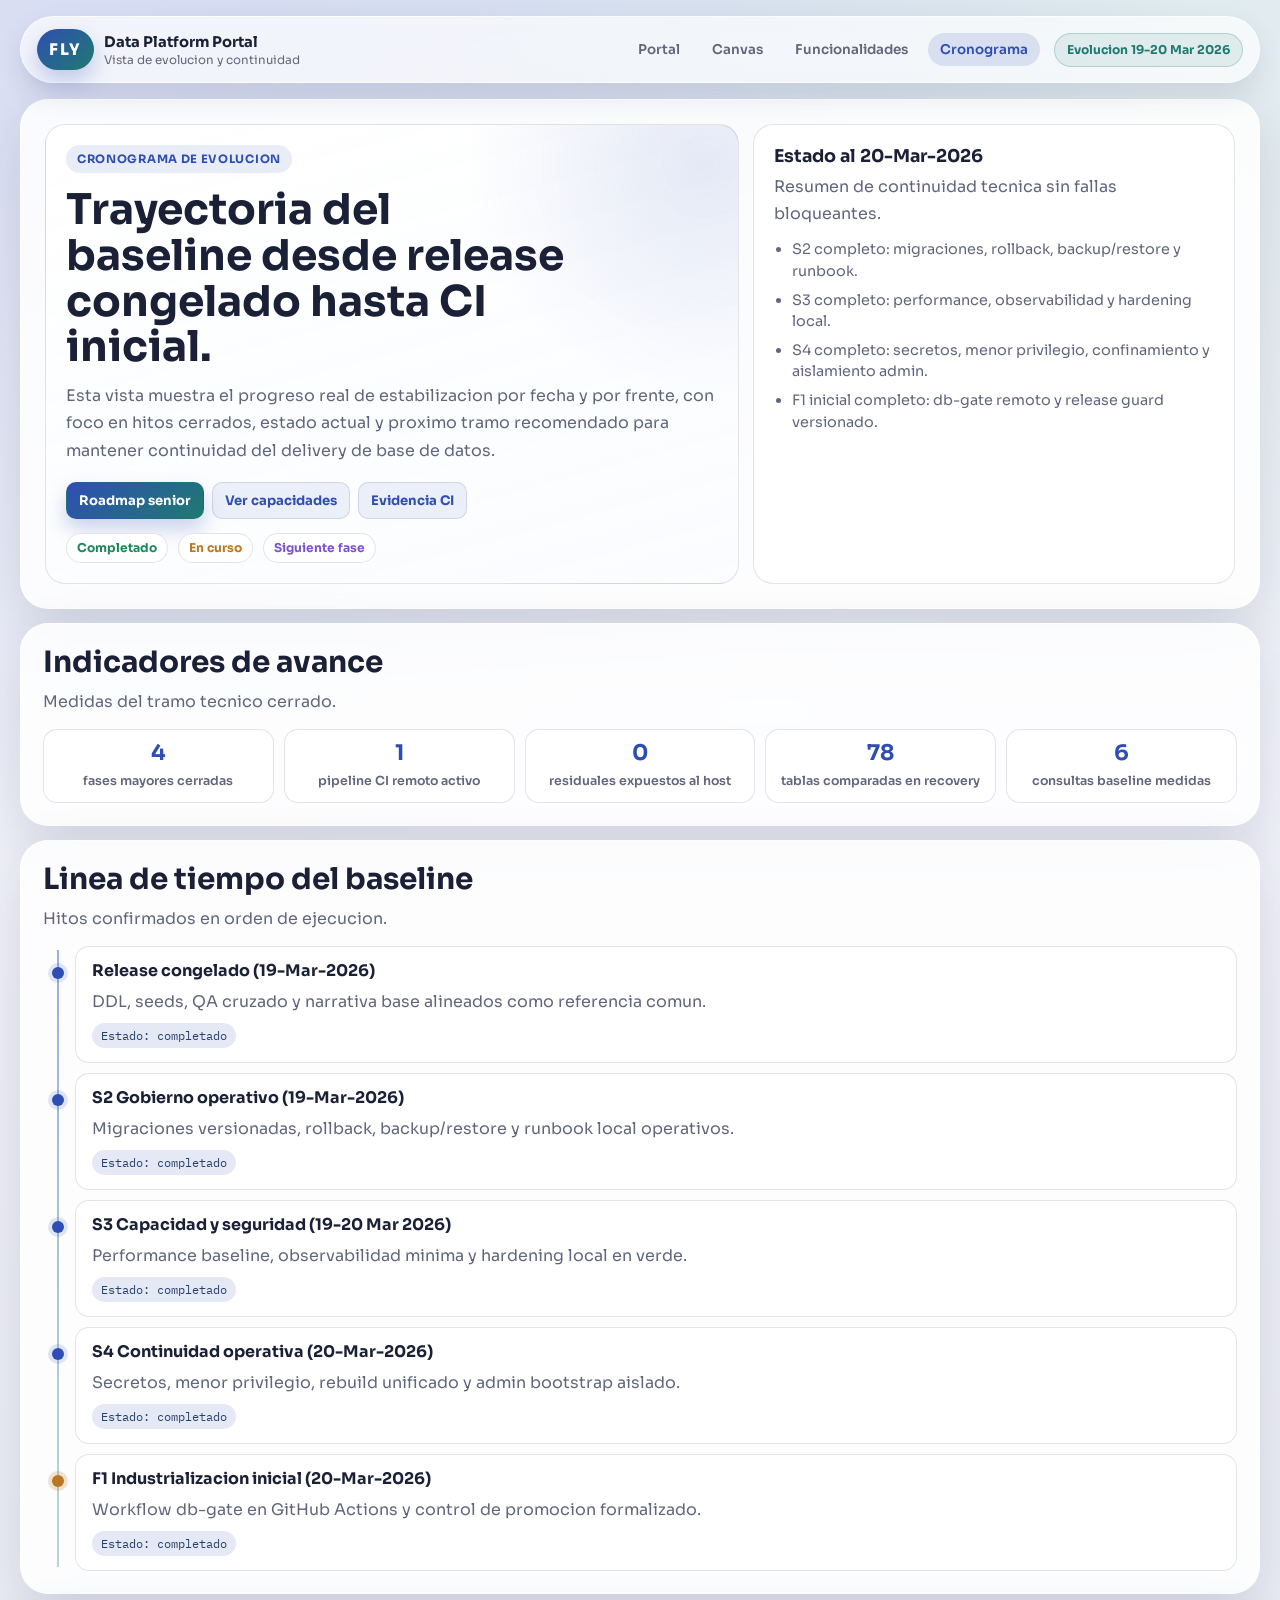
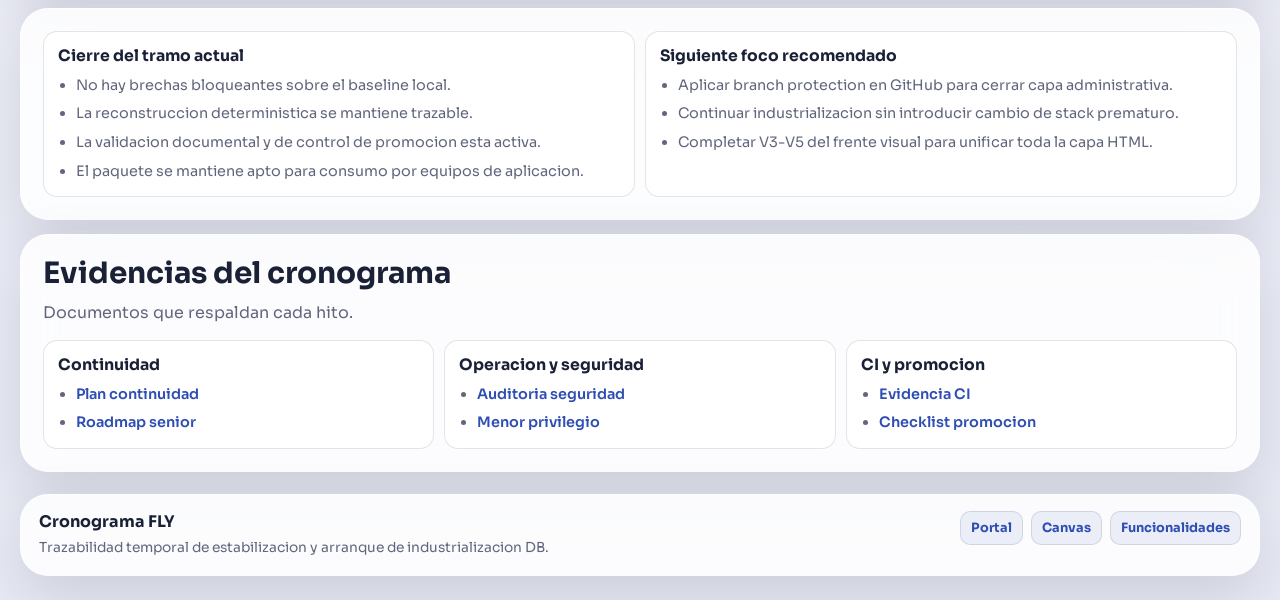
<file: reports/cronograma/cronograma_realizacion.html>
<!DOCTYPE html>
<html lang="es">
<head>
  <meta charset="UTF-8">
  <meta name="viewport" content="width=device-width, initial-scale=1.0">
  <title>Cronograma de Evolucion | FLY Data Platform</title>
  <link href="https://fonts.googleapis.com/css2?family=Sora:wght@400;500;600;700;800&family=IBM+Plex+Mono:wght@400;500;600&display=swap" rel="stylesheet">
  <style>
    :root {
      --bg: #f1f2f8;
      --ink: #1a2036;
      --ink-soft: #61667c;
      --surface: rgba(255, 255, 255, 0.86);
      --surface-strong: #ffffff;
      --line: rgba(26, 32, 54, 0.12);
      --line-strong: rgba(26, 32, 54, 0.22);
      --primary: #2f4eb3;
      --teal: #1f7a70;
      --amber: #b97722;
      --ok: #1d875a;
      --future: #7d53ca;
      --shadow-lg: 0 20px 56px rgba(26, 32, 54, 0.14);
      --shadow-md: 0 12px 28px rgba(26, 32, 54, 0.1);
      --radius-xl: 28px;
      --radius-lg: 20px;
      --radius-md: 14px;
      --font-main: "Sora", "Segoe UI", sans-serif;
      --font-mono: "IBM Plex Mono", "Consolas", monospace;
    }

    * { box-sizing: border-box; }
    html { scroll-behavior: smooth; }

    body {
      margin: 0;
      font-family: var(--font-main);
      color: var(--ink);
      background:
        radial-gradient(circle at 12% -8%, rgba(47, 78, 179, 0.2), rgba(47, 78, 179, 0) 40%),
        radial-gradient(circle at 88% -12%, rgba(31, 122, 112, 0.15), rgba(31, 122, 112, 0) 38%),
        linear-gradient(180deg, #f8f9ff 0%, #eeeff8 52%, #e8eaf4 100%);
    }

    a { color: inherit; text-decoration: none; }
    p { margin: 0; color: var(--ink-soft); line-height: 1.7; }

    .topbar,
    .page,
    .footer {
      width: min(1240px, calc(100% - 34px));
      margin: 0 auto;
    }

    .topbar {
      margin-top: 16px;
      padding: 12px 16px;
      display: flex;
      align-items: center;
      gap: 14px;
      border-radius: 999px;
      border: 1px solid rgba(255, 255, 255, 0.66);
      background: rgba(255, 255, 255, 0.68);
      backdrop-filter: blur(18px);
      box-shadow: var(--shadow-md);
      position: sticky;
      top: 12px;
      z-index: 30;
    }

    .brand {
      display: flex;
      align-items: center;
      gap: 10px;
    }

    .brand-badge {
      min-width: 54px;
      border-radius: 999px;
      padding: 10px 12px;
      text-align: center;
      color: #fff;
      font-weight: 800;
      letter-spacing: 0.12em;
      background: linear-gradient(140deg, var(--primary), var(--teal));
      box-shadow: 0 10px 22px rgba(47, 78, 179, 0.28);
    }

    .brand-copy {
      display: grid;
      gap: 2px;
    }

    .brand-copy strong { font-size: 0.92rem; }
    .brand-copy small { font-size: 0.74rem; color: var(--ink-soft); }

    .topnav {
      margin-left: auto;
      display: flex;
      gap: 8px;
      flex-wrap: wrap;
    }

    .topnav a {
      padding: 8px 12px;
      border-radius: 999px;
      color: var(--ink-soft);
      font-size: 0.84rem;
      font-weight: 600;
      transition: 0.2s ease;
    }

    .topnav a:hover { background: rgba(26, 32, 54, 0.08); color: var(--ink); }
    .topnav a.active { background: rgba(47, 78, 179, 0.14); color: var(--primary); }

    .state-pill {
      padding: 8px 12px;
      border-radius: 999px;
      font-size: 0.76rem;
      font-weight: 700;
      color: var(--teal);
      border: 1px solid rgba(31, 122, 112, 0.24);
      background: rgba(31, 122, 112, 0.1);
      white-space: nowrap;
    }

    .page {
      margin-top: 16px;
      margin-bottom: 22px;
      display: grid;
      gap: 14px;
    }

    .hero,
    .section,
    .footer {
      border-radius: var(--radius-xl);
      border: 1px solid rgba(255, 255, 255, 0.64);
      background: var(--surface);
      backdrop-filter: blur(18px);
      box-shadow: var(--shadow-lg);
    }

    .hero {
      padding: 24px;
      display: grid;
      gap: 14px;
      grid-template-columns: 1.18fr 0.82fr;
    }

    .hero-main,
    .hero-side {
      border: 1px solid var(--line);
      border-radius: var(--radius-lg);
      padding: 20px;
      background: var(--surface-strong);
    }

    .hero-main {
      background:
        radial-gradient(circle at 95% 8%, rgba(47, 78, 179, 0.12), rgba(47, 78, 179, 0) 30%),
        linear-gradient(165deg, rgba(255, 255, 255, 0.96), rgba(250, 252, 255, 0.9));
    }

    .kicker {
      display: inline-flex;
      padding: 7px 11px;
      border-radius: 999px;
      font-size: 0.72rem;
      font-weight: 700;
      letter-spacing: 0.06em;
      text-transform: uppercase;
      color: var(--primary);
      background: rgba(47, 78, 179, 0.1);
    }

    h1 {
      margin: 14px 0 12px;
      font-size: clamp(1.7rem, 3.4vw, 2.65rem);
      line-height: 1.08;
      max-width: 16ch;
    }

    .hero-actions {
      margin-top: 18px;
      display: flex;
      gap: 8px;
      flex-wrap: wrap;
    }

    .hero-actions a {
      border-radius: 10px;
      border: 1px solid var(--line);
      padding: 9px 12px;
      font-size: 0.82rem;
      font-weight: 700;
      color: var(--primary);
      background: rgba(47, 78, 179, 0.08);
    }

    .hero-actions a.primary {
      color: #fff;
      background: linear-gradient(140deg, var(--primary), var(--teal));
      border-color: transparent;
      box-shadow: 0 10px 20px rgba(47, 78, 179, 0.25);
    }

    .legend {
      margin-top: 14px;
      display: flex;
      gap: 10px;
      flex-wrap: wrap;
    }

    .legend span {
      border-radius: 999px;
      font-size: 0.76rem;
      font-weight: 700;
      padding: 6px 10px;
      border: 1px solid var(--line);
      background: #fff;
    }

    .legend .done { color: var(--ok); }
    .legend .run { color: var(--amber); }
    .legend .plan { color: var(--future); }

    .hero-side h2 {
      margin: 0 0 6px;
      font-size: 1.1rem;
    }

    .hero-side ul {
      margin: 12px 0 0;
      padding-left: 18px;
      display: grid;
      gap: 7px;
    }

    .hero-side li {
      color: var(--ink-soft);
      line-height: 1.5;
      font-size: 0.9rem;
    }

    .section {
      padding: 22px;
    }

    .section-head {
      margin-bottom: 14px;
      display: grid;
      gap: 8px;
    }

    .section-head h2 {
      margin: 0;
      font-size: clamp(1.25rem, 2.3vw, 2rem);
      line-height: 1.15;
      max-width: 24ch;
    }

    .strip {
      display: grid;
      gap: 10px;
      grid-template-columns: repeat(5, minmax(0, 1fr));
    }

    .strip-card {
      border: 1px solid var(--line);
      border-radius: var(--radius-md);
      background: #fff;
      padding: 12px;
      text-align: center;
    }

    .strip-card strong {
      display: block;
      font-size: 1.35rem;
      line-height: 1;
      color: var(--primary);
      margin-bottom: 6px;
    }

    .strip-card span {
      font-size: 0.78rem;
      color: var(--ink-soft);
      font-weight: 600;
    }

    .timeline {
      display: grid;
      gap: 10px;
      position: relative;
    }

    .timeline::before {
      content: "";
      position: absolute;
      left: 14px;
      top: 4px;
      bottom: 4px;
      width: 2px;
      background: linear-gradient(180deg, rgba(47, 78, 179, 0.45), rgba(31, 122, 112, 0.3));
    }

    .timeline-item {
      position: relative;
      border: 1px solid var(--line);
      border-radius: var(--radius-md);
      background: #fff;
      margin-left: 32px;
      padding: 14px 14px 14px 16px;
    }

    .timeline-item::before {
      content: "";
      position: absolute;
      left: -24px;
      top: 20px;
      width: 12px;
      height: 12px;
      border-radius: 50%;
      background: var(--primary);
      box-shadow: 0 0 0 4px rgba(47, 78, 179, 0.14);
    }

    .timeline-item.current::before {
      background: var(--amber);
      box-shadow: 0 0 0 4px rgba(185, 119, 34, 0.2);
    }

    .timeline-item h3 {
      margin: 0 0 6px;
      font-size: 1rem;
      line-height: 1.3;
    }

    .meta {
      margin-top: 8px;
      display: inline-flex;
      border-radius: 999px;
      padding: 5px 9px;
      font-size: 0.72rem;
      font-family: var(--font-mono);
      color: #27406a;
      background: rgba(47, 78, 179, 0.12);
    }

    .two-col,
    .artifact-grid {
      display: grid;
      gap: 10px;
    }

    .two-col { grid-template-columns: repeat(2, minmax(0, 1fr)); }
    .artifact-grid { grid-template-columns: repeat(3, minmax(0, 1fr)); }

    .card {
      border: 1px solid var(--line);
      border-radius: var(--radius-md);
      background: #fff;
      padding: 14px;
    }

    .card h3 {
      margin: 0 0 8px;
      font-size: 0.98rem;
      line-height: 1.3;
    }

    .card ul {
      margin: 8px 0 0;
      padding-left: 18px;
      display: grid;
      gap: 7px;
    }

    .card li {
      color: var(--ink-soft);
      line-height: 1.5;
      font-size: 0.9rem;
    }

    .artifact a {
      color: var(--primary);
      font-weight: 600;
    }

    .footer {
      padding: 16px 18px;
      display: flex;
      justify-content: space-between;
      align-items: flex-start;
      gap: 16px;
      margin-bottom: 24px;
    }

    .footer p {
      margin-top: 4px;
      max-width: 64ch;
      font-size: 0.86rem;
    }

    .footer-links {
      display: flex;
      flex-wrap: wrap;
      gap: 8px;
    }

    .footer-links a {
      border: 1px solid var(--line);
      border-radius: 10px;
      padding: 8px 10px;
      background: rgba(47, 78, 179, 0.08);
      color: var(--primary);
      font-size: 0.8rem;
      font-weight: 700;
    }

    @media (max-width: 1140px) {
      .hero,
      .strip,
      .two-col,
      .artifact-grid {
        grid-template-columns: 1fr;
      }

      .topbar {
        border-radius: 22px;
        position: static;
      }
    }

    @media (max-width: 760px) {
      .topbar,
      .page,
      .footer {
        width: min(100%, calc(100% - 18px));
      }

      .topbar,
      .hero,
      .section,
      .footer,
      .hero-main,
      .hero-side {
        padding: 14px;
      }

      h1,
      .section-head h2 {
        max-width: none;
      }

      .hero-actions {
        flex-direction: column;
      }

      .hero-actions a {
        width: 100%;
        text-align: center;
      }

      .timeline-item {
        margin-left: 24px;
      }

      .timeline::before {
        left: 10px;
      }

      .timeline-item::before {
        left: -18px;
      }
    }
  </style>
</head>
<body>
  <header class="topbar">
    <a class="brand" href="../../app/landing/index.html">
      <span class="brand-badge">FLY</span>
      <span class="brand-copy">
        <strong>Data Platform Portal</strong>
        <small>Vista de evolucion y continuidad</small>
      </span>
    </a>
    <nav class="topnav" aria-label="Navegacion principal">
      <a href="../../app/landing/index.html">Portal</a>
      <a href="../../architecture/canvas/canvas_arquitectura.html">Canvas</a>
      <a href="../html/funcionalidades_sistema.html">Funcionalidades</a>
      <a href="cronograma_realizacion.html" class="active">Cronograma</a>
    </nav>
    <span class="state-pill">Evolucion 19-20 Mar 2026</span>
  </header>

  <main class="page">
    <section class="hero">
      <article class="hero-main">
        <span class="kicker">Cronograma de evolucion</span>
        <h1>Trayectoria del baseline desde release congelado hasta CI inicial.</h1>
        <p>
          Esta vista muestra el progreso real de estabilizacion por fecha y por
          frente, con foco en hitos cerrados, estado actual y proximo tramo
          recomendado para mantener continuidad del delivery de base de datos.
        </p>
        <div class="hero-actions">
          <a class="primary" href="../../docs/planes/ROADMAP_ESTABILIZACION_DB_SENIOR.md">Roadmap senior</a>
          <a href="../../reports/html/funcionalidades_sistema.html">Ver capacidades</a>
          <a href="../../docs/validacion/EVIDENCIA_PIPELINE_CI_REMOTO_2026-03-20.md">Evidencia CI</a>
        </div>
        <div class="legend">
          <span class="done">Completado</span>
          <span class="run">En curso</span>
          <span class="plan">Siguiente fase</span>
        </div>
      </article>

      <aside class="hero-side">
        <h2>Estado al 20-Mar-2026</h2>
        <p>Resumen de continuidad tecnica sin fallas bloqueantes.</p>
        <ul>
          <li>S2 completo: migraciones, rollback, backup/restore y runbook.</li>
          <li>S3 completo: performance, observabilidad y hardening local.</li>
          <li>S4 completo: secretos, menor privilegio, confinamiento y aislamiento admin.</li>
          <li>F1 inicial completo: db-gate remoto y release guard versionado.</li>
        </ul>
      </aside>
    </section>

    <section class="section">
      <header class="section-head">
        <h2>Indicadores de avance</h2>
        <p>Medidas del tramo tecnico cerrado.</p>
      </header>
      <div class="strip">
        <article class="strip-card"><strong>4</strong><span>fases mayores cerradas</span></article>
        <article class="strip-card"><strong>1</strong><span>pipeline CI remoto activo</span></article>
        <article class="strip-card"><strong>0</strong><span>residuales expuestos al host</span></article>
        <article class="strip-card"><strong>78</strong><span>tablas comparadas en recovery</span></article>
        <article class="strip-card"><strong>6</strong><span>consultas baseline medidas</span></article>
      </div>
    </section>

    <section class="section">
      <header class="section-head">
        <h2>Linea de tiempo del baseline</h2>
        <p>Hitos confirmados en orden de ejecucion.</p>
      </header>
      <div class="timeline">
        <article class="timeline-item">
          <h3>Release congelado (19-Mar-2026)</h3>
          <p>DDL, seeds, QA cruzado y narrativa base alineados como referencia comun.</p>
          <span class="meta">Estado: completado</span>
        </article>
        <article class="timeline-item">
          <h3>S2 Gobierno operativo (19-Mar-2026)</h3>
          <p>Migraciones versionadas, rollback, backup/restore y runbook local operativos.</p>
          <span class="meta">Estado: completado</span>
        </article>
        <article class="timeline-item">
          <h3>S3 Capacidad y seguridad (19-20 Mar 2026)</h3>
          <p>Performance baseline, observabilidad minima y hardening local en verde.</p>
          <span class="meta">Estado: completado</span>
        </article>
        <article class="timeline-item">
          <h3>S4 Continuidad operativa (20-Mar-2026)</h3>
          <p>Secretos, menor privilegio, rebuild unificado y admin bootstrap aislado.</p>
          <span class="meta">Estado: completado</span>
        </article>
        <article class="timeline-item current">
          <h3>F1 Industrializacion inicial (20-Mar-2026)</h3>
          <p>Workflow db-gate en GitHub Actions y control de promocion formalizado.</p>
          <span class="meta">Estado: completado</span>
        </article>
      </div>
    </section>

    <section class="section">
      <div class="two-col">
        <article class="card">
          <h3>Cierre del tramo actual</h3>
          <ul>
            <li>No hay brechas bloqueantes sobre el baseline local.</li>
            <li>La reconstruccion deterministica se mantiene trazable.</li>
            <li>La validacion documental y de control de promocion esta activa.</li>
            <li>El paquete se mantiene apto para consumo por equipos de aplicacion.</li>
          </ul>
        </article>
        <article class="card">
          <h3>Siguiente foco recomendado</h3>
          <ul>
            <li>Aplicar branch protection en GitHub para cerrar capa administrativa.</li>
            <li>Continuar industrializacion sin introducir cambio de stack prematuro.</li>
            <li>Completar V3-V5 del frente visual para unificar toda la capa HTML.</li>
          </ul>
        </article>
      </div>
    </section>

    <section class="section">
      <header class="section-head">
        <h2>Evidencias del cronograma</h2>
        <p>Documentos que respaldan cada hito.</p>
      </header>
      <div class="artifact-grid">
        <article class="card artifact">
          <h3>Continuidad</h3>
          <ul>
            <li><a href="../../docs/planes/PLAN_CONTINUIDAD_FASES_2026-03-19.md">Plan continuidad</a></li>
            <li><a href="../../docs/planes/ROADMAP_ESTABILIZACION_DB_SENIOR.md">Roadmap senior</a></li>
          </ul>
        </article>
        <article class="card artifact">
          <h3>Operacion y seguridad</h3>
          <ul>
            <li><a href="../../docs/validacion/EVIDENCIA_AUDITORIA_SEGURIDAD_LOCAL_2026-03-20.md">Auditoria seguridad</a></li>
            <li><a href="../../docs/validacion/EVIDENCIA_MENOR_PRIVILEGIO_OPERATIVO_LOCAL_2026-03-20.md">Menor privilegio</a></li>
          </ul>
        </article>
        <article class="card artifact">
          <h3>CI y promocion</h3>
          <ul>
            <li><a href="../../docs/validacion/EVIDENCIA_PIPELINE_CI_REMOTO_2026-03-20.md">Evidencia CI</a></li>
            <li><a href="../../docs/validacion/CHECKLIST_PROMOCION_CI_DB.md">Checklist promocion</a></li>
          </ul>
        </article>
      </div>
    </section>
  </main>

  <footer class="footer">
    <div>
      <strong>Cronograma FLY</strong>
      <p>Trazabilidad temporal de estabilizacion y arranque de industrializacion DB.</p>
    </div>
    <div class="footer-links">
      <a href="../../app/landing/index.html">Portal</a>
      <a href="../../architecture/canvas/canvas_arquitectura.html">Canvas</a>
      <a href="../html/funcionalidades_sistema.html">Funcionalidades</a>
    </div>
  </footer>
</body>
</html>
</file>
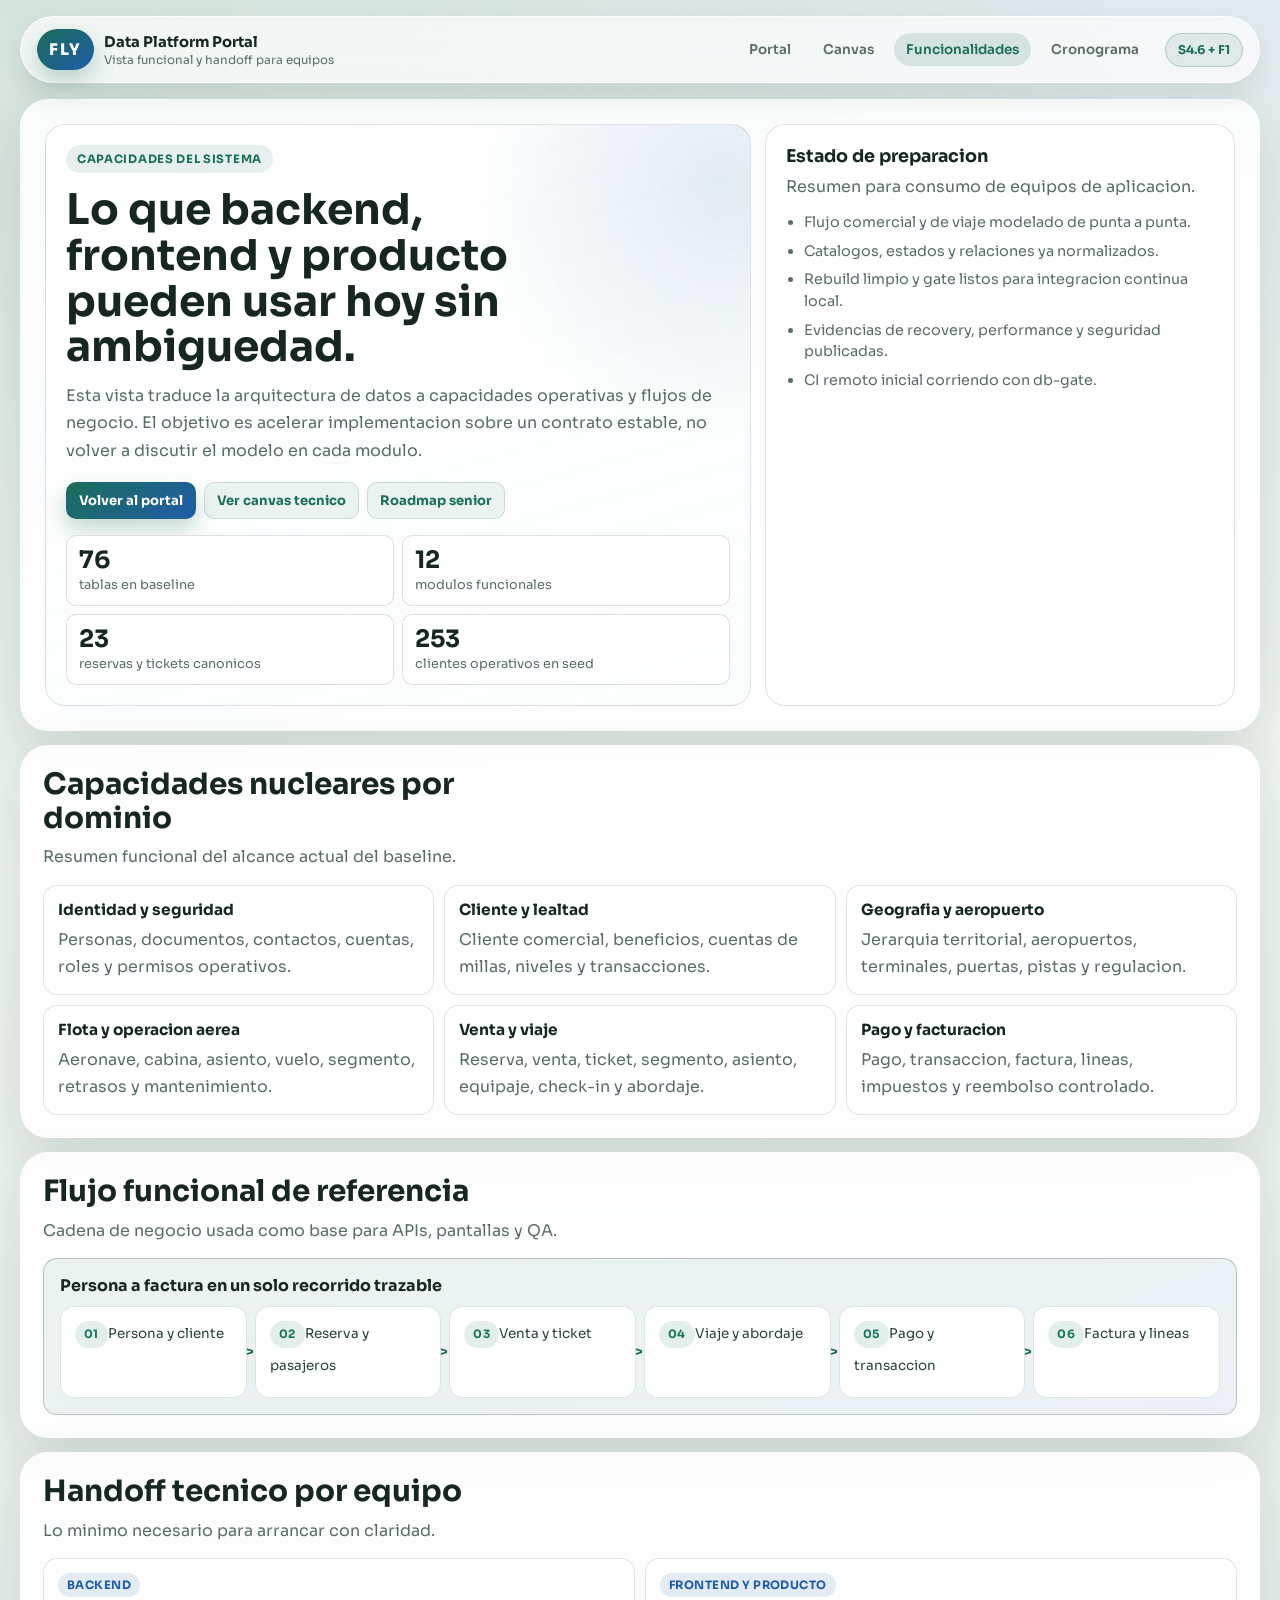
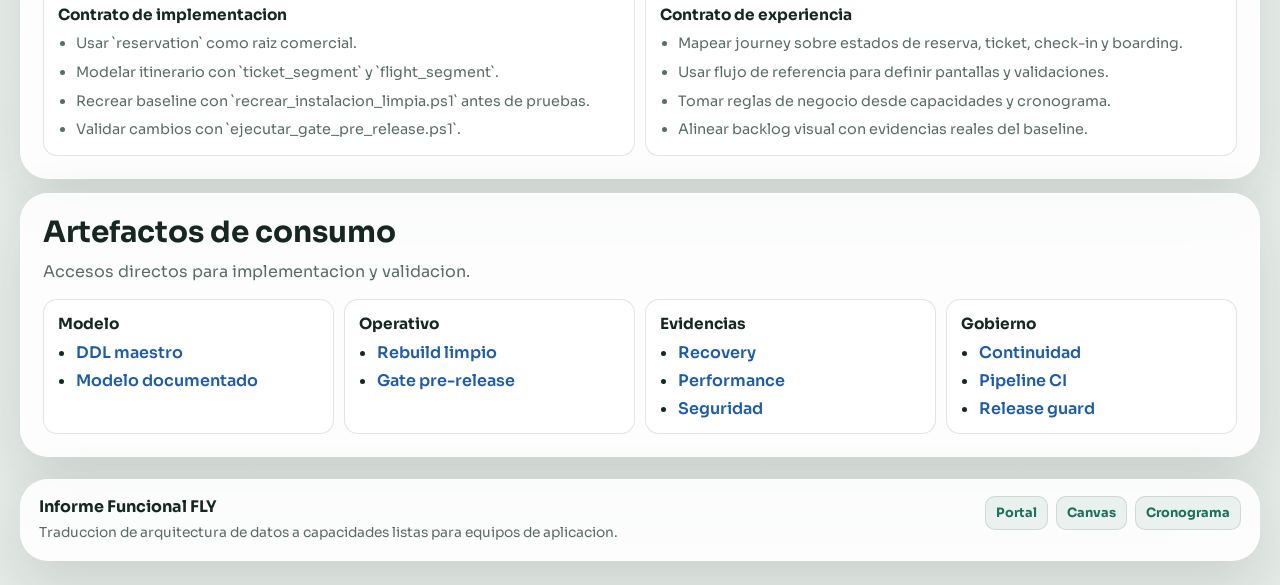
<file: reports/html/funcionalidades_sistema.html>
<!DOCTYPE html>
<html lang="es">
<head>
  <meta charset="UTF-8">
  <meta name="viewport" content="width=device-width, initial-scale=1.0">
  <title>Capacidades Funcionales | FLY Data Platform</title>
  <link href="https://fonts.googleapis.com/css2?family=Sora:wght@400;500;600;700;800&family=IBM+Plex+Mono:wght@400;500;600&display=swap" rel="stylesheet">
  <style>
    :root {
      --bg: #f2f5ef;
      --ink: #162722;
      --ink-soft: #5a6d65;
      --surface: rgba(255, 255, 255, 0.86);
      --surface-strong: #ffffff;
      --line: rgba(22, 39, 34, 0.12);
      --line-strong: rgba(22, 39, 34, 0.22);
      --primary: #1b6e59;
      --blue: #1f5ca8;
      --amber: #b87520;
      --ok: #1a7a57;
      --shadow-lg: 0 20px 58px rgba(22, 39, 34, 0.14);
      --shadow-md: 0 12px 28px rgba(22, 39, 34, 0.09);
      --radius-xl: 28px;
      --radius-lg: 20px;
      --radius-md: 14px;
      --font-main: "Sora", "Segoe UI", sans-serif;
      --font-mono: "IBM Plex Mono", "Consolas", monospace;
    }

    * { box-sizing: border-box; }
    html { scroll-behavior: smooth; }

    body {
      margin: 0;
      font-family: var(--font-main);
      color: var(--ink);
      background:
        radial-gradient(circle at 8% -8%, rgba(27, 110, 89, 0.2), rgba(27, 110, 89, 0) 40%),
        radial-gradient(circle at 92% -10%, rgba(31, 92, 168, 0.14), rgba(31, 92, 168, 0) 36%),
        linear-gradient(180deg, #f8fbf6 0%, #edf3ee 52%, #e6ece8 100%);
    }

    a { color: inherit; text-decoration: none; }
    p { margin: 0; color: var(--ink-soft); line-height: 1.7; }

    .topbar,
    .page,
    .footer {
      width: min(1240px, calc(100% - 34px));
      margin: 0 auto;
    }

    .topbar {
      margin-top: 16px;
      padding: 12px 16px;
      display: flex;
      align-items: center;
      gap: 14px;
      border-radius: 999px;
      border: 1px solid rgba(255, 255, 255, 0.66);
      background: rgba(255, 255, 255, 0.68);
      backdrop-filter: blur(18px);
      box-shadow: var(--shadow-md);
      position: sticky;
      top: 12px;
      z-index: 30;
    }

    .brand {
      display: flex;
      align-items: center;
      gap: 10px;
    }

    .brand-badge {
      min-width: 54px;
      border-radius: 999px;
      padding: 10px 12px;
      text-align: center;
      color: #fff;
      font-weight: 800;
      letter-spacing: 0.12em;
      background: linear-gradient(140deg, var(--primary), var(--blue));
      box-shadow: 0 10px 22px rgba(27, 110, 89, 0.28);
    }

    .brand-copy {
      display: grid;
      gap: 2px;
    }

    .brand-copy strong { font-size: 0.92rem; }
    .brand-copy small { font-size: 0.74rem; color: var(--ink-soft); }

    .topnav {
      margin-left: auto;
      display: flex;
      gap: 8px;
      flex-wrap: wrap;
    }

    .topnav a {
      padding: 8px 12px;
      border-radius: 999px;
      color: var(--ink-soft);
      font-size: 0.84rem;
      font-weight: 600;
      transition: 0.2s ease;
    }

    .topnav a:hover { background: rgba(22, 39, 34, 0.08); color: var(--ink); }
    .topnav a.active { background: rgba(27, 110, 89, 0.14); color: var(--primary); }

    .state-pill {
      padding: 8px 12px;
      border-radius: 999px;
      font-size: 0.76rem;
      font-weight: 700;
      color: var(--primary);
      border: 1px solid rgba(27, 110, 89, 0.24);
      background: rgba(27, 110, 89, 0.1);
      white-space: nowrap;
    }

    .page {
      margin-top: 16px;
      margin-bottom: 22px;
      display: grid;
      gap: 14px;
    }

    .hero,
    .section,
    .footer {
      border-radius: var(--radius-xl);
      border: 1px solid rgba(255, 255, 255, 0.64);
      background: var(--surface);
      backdrop-filter: blur(18px);
      box-shadow: var(--shadow-lg);
    }

    .hero {
      padding: 24px;
      display: grid;
      gap: 14px;
      grid-template-columns: 1.2fr 0.8fr;
    }

    .hero-main,
    .hero-side {
      border: 1px solid var(--line);
      border-radius: var(--radius-lg);
      padding: 20px;
      background: var(--surface-strong);
    }

    .hero-main {
      background:
        radial-gradient(circle at 96% 10%, rgba(31, 92, 168, 0.12), rgba(31, 92, 168, 0) 30%),
        linear-gradient(165deg, rgba(255, 255, 255, 0.96), rgba(249, 253, 251, 0.88));
    }

    .kicker {
      display: inline-flex;
      padding: 7px 11px;
      border-radius: 999px;
      font-size: 0.72rem;
      font-weight: 700;
      letter-spacing: 0.06em;
      text-transform: uppercase;
      color: var(--primary);
      background: rgba(27, 110, 89, 0.1);
    }

    h1 {
      margin: 14px 0 12px;
      font-size: clamp(1.7rem, 3.4vw, 2.65rem);
      line-height: 1.08;
      max-width: 16ch;
    }

    .hero-actions {
      margin-top: 18px;
      display: flex;
      gap: 8px;
      flex-wrap: wrap;
    }

    .hero-actions a {
      border-radius: 10px;
      border: 1px solid var(--line);
      padding: 9px 12px;
      font-size: 0.82rem;
      font-weight: 700;
      color: var(--primary);
      background: rgba(27, 110, 89, 0.08);
    }

    .hero-actions a.primary {
      color: #fff;
      background: linear-gradient(140deg, var(--primary), var(--blue));
      border-color: transparent;
      box-shadow: 0 10px 20px rgba(27, 110, 89, 0.26);
    }

    .kpi-grid {
      margin-top: 16px;
      display: grid;
      gap: 8px;
      grid-template-columns: repeat(2, minmax(0, 1fr));
    }

    .kpi {
      border: 1px solid rgba(22, 39, 34, 0.14);
      border-radius: 10px;
      background: rgba(255, 255, 255, 0.9);
      padding: 12px;
    }

    .kpi strong {
      display: block;
      font-size: 1.5rem;
      line-height: 1;
      color: var(--ink);
    }

    .kpi span {
      margin-top: 5px;
      display: block;
      font-size: 0.8rem;
      color: var(--ink-soft);
    }

    .hero-side h2 {
      margin: 0 0 6px;
      font-size: 1.1rem;
    }

    .hero-side ul {
      margin: 12px 0 0;
      padding-left: 18px;
      display: grid;
      gap: 7px;
    }

    .hero-side li {
      color: var(--ink-soft);
      line-height: 1.5;
      font-size: 0.9rem;
    }

    .section {
      padding: 22px;
    }

    .section-head {
      margin-bottom: 14px;
      display: grid;
      gap: 8px;
    }

    .section-head h2 {
      margin: 0;
      font-size: clamp(1.25rem, 2.3vw, 2rem);
      line-height: 1.15;
      max-width: 24ch;
    }

    .domain-grid,
    .handoff-grid,
    .artifact-grid {
      display: grid;
      gap: 10px;
    }

    .domain-grid { grid-template-columns: repeat(3, minmax(0, 1fr)); }
    .handoff-grid { grid-template-columns: repeat(2, minmax(0, 1fr)); }
    .artifact-grid { grid-template-columns: repeat(4, minmax(0, 1fr)); }

    .card,
    .lane-step {
      border: 1px solid var(--line);
      border-radius: var(--radius-md);
      background: var(--surface-strong);
      padding: 14px;
    }

    .card h3 {
      margin: 0 0 6px;
      font-size: 0.96rem;
      line-height: 1.3;
    }

    .lane {
      border: 1px solid var(--line-strong);
      border-radius: var(--radius-md);
      background: linear-gradient(160deg, rgba(27, 110, 89, 0.08), rgba(31, 92, 168, 0.08));
      padding: 16px;
    }

    .lane h3 {
      margin: 0 0 10px;
      font-size: 1rem;
    }

    .lane-grid {
      display: grid;
      gap: 8px;
      grid-template-columns: repeat(6, minmax(0, 1fr));
    }

    .lane-step {
      position: relative;
      min-height: 92px;
      font-size: 0.84rem;
      line-height: 1.45;
      color: #274239;
    }

    .lane-step:not(:last-child)::after {
      content: ">";
      position: absolute;
      right: -8px;
      top: 50%;
      transform: translateY(-50%);
      color: var(--primary);
      font-weight: 700;
      font-family: var(--font-main);
    }

    .flag {
      margin-bottom: 8px;
      display: inline-flex;
      border-radius: 999px;
      padding: 5px 9px;
      font-size: 0.72rem;
      font-weight: 700;
      letter-spacing: 0.04em;
      text-transform: uppercase;
    }

    .flag.ok { color: var(--ok); background: rgba(26, 122, 87, 0.12); }
    .flag.info { color: var(--blue); background: rgba(31, 92, 168, 0.12); }
    .flag.next { color: var(--amber); background: rgba(184, 117, 32, 0.14); }

    .checklist {
      margin: 8px 0 0;
      padding-left: 18px;
      display: grid;
      gap: 7px;
    }

    .checklist li {
      color: var(--ink-soft);
      line-height: 1.5;
      font-size: 0.9rem;
    }

    .artifact-card ul {
      margin: 8px 0 0;
      padding-left: 18px;
      display: grid;
      gap: 7px;
    }

    .artifact-card a {
      color: var(--blue);
      font-weight: 600;
    }

    .footer {
      padding: 16px 18px;
      display: flex;
      justify-content: space-between;
      align-items: flex-start;
      gap: 16px;
      margin-bottom: 24px;
    }

    .footer p {
      margin-top: 4px;
      max-width: 64ch;
      font-size: 0.86rem;
    }

    .footer-links {
      display: flex;
      flex-wrap: wrap;
      gap: 8px;
    }

    .footer-links a {
      border: 1px solid var(--line);
      border-radius: 10px;
      padding: 8px 10px;
      background: rgba(27, 110, 89, 0.08);
      color: var(--primary);
      font-size: 0.8rem;
      font-weight: 700;
    }

    @media (max-width: 1140px) {
      .hero,
      .domain-grid,
      .handoff-grid,
      .artifact-grid {
        grid-template-columns: 1fr;
      }

      .lane-grid {
        grid-template-columns: 1fr;
      }

      .lane-step:not(:last-child)::after {
        content: "";
      }

      .topbar {
        border-radius: 22px;
        position: static;
      }
    }

    @media (max-width: 760px) {
      .topbar,
      .page,
      .footer {
        width: min(100%, calc(100% - 18px));
      }

      .topbar,
      .hero,
      .section,
      .footer,
      .hero-main,
      .hero-side {
        padding: 14px;
      }

      h1,
      .section-head h2 {
        max-width: none;
      }

      .hero-actions {
        flex-direction: column;
      }

      .hero-actions a {
        width: 100%;
        text-align: center;
      }

      .kpi-grid {
        grid-template-columns: 1fr;
      }
    }
  </style>
</head>
<body>
  <header class="topbar">
    <a class="brand" href="../../app/landing/index.html">
      <span class="brand-badge">FLY</span>
      <span class="brand-copy">
        <strong>Data Platform Portal</strong>
        <small>Vista funcional y handoff para equipos</small>
      </span>
    </a>
    <nav class="topnav" aria-label="Navegacion principal">
      <a href="../../app/landing/index.html">Portal</a>
      <a href="../../architecture/canvas/canvas_arquitectura.html">Canvas</a>
      <a href="funcionalidades_sistema.html" class="active">Funcionalidades</a>
      <a href="../cronograma/cronograma_realizacion.html">Cronograma</a>
    </nav>
    <span class="state-pill">S4.6 + F1</span>
  </header>

  <main class="page">
    <section class="hero">
      <article class="hero-main">
        <span class="kicker">Capacidades del sistema</span>
        <h1>Lo que backend, frontend y producto pueden usar hoy sin ambiguedad.</h1>
        <p>
          Esta vista traduce la arquitectura de datos a capacidades operativas y
          flujos de negocio. El objetivo es acelerar implementacion sobre un
          contrato estable, no volver a discutir el modelo en cada modulo.
        </p>
        <div class="hero-actions">
          <a class="primary" href="../../app/landing/index.html">Volver al portal</a>
          <a href="../../architecture/canvas/canvas_arquitectura.html">Ver canvas tecnico</a>
          <a href="../../docs/planes/ROADMAP_ESTABILIZACION_DB_SENIOR.md">Roadmap senior</a>
        </div>
        <div class="kpi-grid">
          <article class="kpi"><strong>76</strong><span>tablas en baseline</span></article>
          <article class="kpi"><strong>12</strong><span>modulos funcionales</span></article>
          <article class="kpi"><strong>23</strong><span>reservas y tickets canonicos</span></article>
          <article class="kpi"><strong>253</strong><span>clientes operativos en seed</span></article>
        </div>
      </article>

      <aside class="hero-side">
        <h2>Estado de preparacion</h2>
        <p>Resumen para consumo de equipos de aplicacion.</p>
        <ul>
          <li>Flujo comercial y de viaje modelado de punta a punta.</li>
          <li>Catalogos, estados y relaciones ya normalizados.</li>
          <li>Rebuild limpio y gate listos para integracion continua local.</li>
          <li>Evidencias de recovery, performance y seguridad publicadas.</li>
          <li>CI remoto inicial corriendo con db-gate.</li>
        </ul>
      </aside>
    </section>

    <section class="section">
      <header class="section-head">
        <h2>Capacidades nucleares por dominio</h2>
        <p>Resumen funcional del alcance actual del baseline.</p>
      </header>
      <div class="domain-grid">
        <article class="card">
          <h3>Identidad y seguridad</h3>
          <p>Personas, documentos, contactos, cuentas, roles y permisos operativos.</p>
        </article>
        <article class="card">
          <h3>Cliente y lealtad</h3>
          <p>Cliente comercial, beneficios, cuentas de millas, niveles y transacciones.</p>
        </article>
        <article class="card">
          <h3>Geografia y aeropuerto</h3>
          <p>Jerarquia territorial, aeropuertos, terminales, puertas, pistas y regulacion.</p>
        </article>
        <article class="card">
          <h3>Flota y operacion aerea</h3>
          <p>Aeronave, cabina, asiento, vuelo, segmento, retrasos y mantenimiento.</p>
        </article>
        <article class="card">
          <h3>Venta y viaje</h3>
          <p>Reserva, venta, ticket, segmento, asiento, equipaje, check-in y abordaje.</p>
        </article>
        <article class="card">
          <h3>Pago y facturacion</h3>
          <p>Pago, transaccion, factura, lineas, impuestos y reembolso controlado.</p>
        </article>
      </div>
    </section>

    <section class="section">
      <header class="section-head">
        <h2>Flujo funcional de referencia</h2>
        <p>Cadena de negocio usada como base para APIs, pantallas y QA.</p>
      </header>
      <div class="lane">
        <h3>Persona a factura en un solo recorrido trazable</h3>
        <div class="lane-grid">
          <article class="lane-step"><span class="flag ok">01</span>Persona y cliente</article>
          <article class="lane-step"><span class="flag ok">02</span>Reserva y pasajeros</article>
          <article class="lane-step"><span class="flag ok">03</span>Venta y ticket</article>
          <article class="lane-step"><span class="flag ok">04</span>Viaje y abordaje</article>
          <article class="lane-step"><span class="flag ok">05</span>Pago y transaccion</article>
          <article class="lane-step"><span class="flag ok">06</span>Factura y lineas</article>
        </div>
      </div>
    </section>

    <section class="section">
      <header class="section-head">
        <h2>Handoff tecnico por equipo</h2>
        <p>Lo minimo necesario para arrancar con claridad.</p>
      </header>
      <div class="handoff-grid">
        <article class="card">
          <span class="flag info">Backend</span>
          <h3>Contrato de implementacion</h3>
          <ul class="checklist">
            <li>Usar `reservation` como raiz comercial.</li>
            <li>Modelar itinerario con `ticket_segment` y `flight_segment`.</li>
            <li>Recrear baseline con `recrear_instalacion_limpia.ps1` antes de pruebas.</li>
            <li>Validar cambios con `ejecutar_gate_pre_release.ps1`.</li>
          </ul>
        </article>
        <article class="card">
          <span class="flag info">Frontend y Producto</span>
          <h3>Contrato de experiencia</h3>
          <ul class="checklist">
            <li>Mapear journey sobre estados de reserva, ticket, check-in y boarding.</li>
            <li>Usar flujo de referencia para definir pantallas y validaciones.</li>
            <li>Tomar reglas de negocio desde capacidades y cronograma.</li>
            <li>Alinear backlog visual con evidencias reales del baseline.</li>
          </ul>
        </article>
      </div>
    </section>

    <section class="section">
      <header class="section-head">
        <h2>Artefactos de consumo</h2>
        <p>Accesos directos para implementacion y validacion.</p>
      </header>
      <div class="artifact-grid">
        <article class="card artifact-card">
          <h3>Modelo</h3>
          <ul>
            <li><a href="../../db/ddl/modelo_postgresql.sql">DDL maestro</a></li>
            <li><a href="../../docs/datos/modelo_documentado.md">Modelo documentado</a></li>
          </ul>
        </article>
        <article class="card artifact-card">
          <h3>Operativo</h3>
          <ul>
            <li><a href="../../infra/docker/recrear_instalacion_limpia.ps1">Rebuild limpio</a></li>
            <li><a href="../../infra/tools/ejecutar_gate_pre_release.ps1">Gate pre-release</a></li>
          </ul>
        </article>
        <article class="card artifact-card">
          <h3>Evidencias</h3>
          <ul>
            <li><a href="../../docs/validacion/EVIDENCIA_RECUPERACION_LOCAL_2026-03-19.md">Recovery</a></li>
            <li><a href="../../docs/validacion/EVIDENCIA_BASELINE_PERFORMANCE_LOCAL_2026-03-19.md">Performance</a></li>
            <li><a href="../../docs/validacion/EVIDENCIA_AUDITORIA_SEGURIDAD_LOCAL_2026-03-20.md">Seguridad</a></li>
          </ul>
        </article>
        <article class="card artifact-card">
          <h3>Gobierno</h3>
          <ul>
            <li><a href="../../docs/planes/PLAN_CONTINUIDAD_FASES_2026-03-19.md">Continuidad</a></li>
            <li><a href="../../docs/validacion/EVIDENCIA_PIPELINE_CI_REMOTO_2026-03-20.md">Pipeline CI</a></li>
            <li><a href="../../docs/validacion/POLITICA_PROMOCION_DB_RELEASE_GUARD.md">Release guard</a></li>
          </ul>
        </article>
      </div>
    </section>
  </main>

  <footer class="footer">
    <div>
      <strong>Informe Funcional FLY</strong>
      <p>Traduccion de arquitectura de datos a capacidades listas para equipos de aplicacion.</p>
    </div>
    <div class="footer-links">
      <a href="../../app/landing/index.html">Portal</a>
      <a href="../../architecture/canvas/canvas_arquitectura.html">Canvas</a>
      <a href="../cronograma/cronograma_realizacion.html">Cronograma</a>
    </div>
  </footer>
</body>
</html>
</file>
<file: app/landing/styles.css>
:root {
    --bg: #eef3f7;
    --ink: #10212d;
    --ink-soft: #4d5f6d;
    --surface: rgba(255, 255, 255, 0.84);
    --surface-strong: #ffffff;
    --line: rgba(16, 33, 45, 0.12);
    --line-strong: rgba(16, 33, 45, 0.24);
    --primary: #1456a3;
    --primary-soft: #4c8ed8;
    --teal: #15756a;
    --amber: #b97414;
    --slate: #223746;
    --ok: #137d4f;
    --shadow-lg: 0 20px 60px rgba(16, 33, 45, 0.14);
    --shadow-md: 0 14px 34px rgba(16, 33, 45, 0.1);
    --radius-xl: 30px;
    --radius-lg: 22px;
    --radius-md: 16px;
    --radius-sm: 12px;
    --font-main: "Sora", "Segoe UI", sans-serif;
    --font-mono: "IBM Plex Mono", "Consolas", monospace;
}

*,
*::before,
*::after {
    box-sizing: border-box;
}

html {
    scroll-behavior: smooth;
}

body {
    margin: 0;
    font-family: var(--font-main);
    color: var(--ink);
    background: linear-gradient(180deg, #f6f9fc 0%, #eaf1f7 45%, #e3ebf3 100%);
    min-height: 100vh;
    overflow-x: hidden;
}

a {
    color: inherit;
    text-decoration: none;
}

p {
    margin: 0;
    color: var(--ink-soft);
    line-height: 1.7;
}

h1,
h2,
h3,
strong {
    color: var(--ink);
}

.ambient {
    position: fixed;
    z-index: -3;
    pointer-events: none;
    border-radius: 50%;
    filter: blur(4px);
}

.ambient-a {
    width: 620px;
    height: 620px;
    top: -260px;
    left: -220px;
    background: radial-gradient(circle at center, rgba(76, 142, 216, 0.22) 0%, rgba(76, 142, 216, 0) 72%);
}

.ambient-b {
    width: 520px;
    height: 520px;
    top: -150px;
    right: -170px;
    background: radial-gradient(circle at center, rgba(21, 117, 106, 0.18) 0%, rgba(21, 117, 106, 0) 70%);
}

.ambient-grid {
    position: fixed;
    inset: 0;
    z-index: -2;
    pointer-events: none;
    opacity: 0.42;
    background-image:
        linear-gradient(rgba(16, 33, 45, 0.04) 1px, transparent 1px),
        linear-gradient(90deg, rgba(16, 33, 45, 0.04) 1px, transparent 1px);
    background-size: 54px 54px;
    mask-image: linear-gradient(180deg, rgba(0, 0, 0, 0.5), rgba(0, 0, 0, 0.1));
}

.topbar,
.portal,
.footer {
    width: min(1240px, calc(100% - 36px));
    margin: 0 auto;
}

.topbar {
    margin-top: 18px;
    padding: 14px 18px;
    display: flex;
    align-items: center;
    gap: 16px;
    border-radius: 999px;
    border: 1px solid rgba(255, 255, 255, 0.66);
    background: rgba(255, 255, 255, 0.64);
    backdrop-filter: blur(20px);
    box-shadow: var(--shadow-md);
    position: sticky;
    top: 14px;
    z-index: 30;
}

.brand {
    display: flex;
    align-items: center;
    gap: 12px;
    min-width: 0;
}

.brand-badge {
    min-width: 58px;
    padding: 10px 12px;
    border-radius: 999px;
    text-align: center;
    color: #fff;
    font-weight: 800;
    letter-spacing: 0.13em;
    background: linear-gradient(140deg, var(--primary), var(--teal));
    box-shadow: 0 10px 22px rgba(20, 86, 163, 0.36);
}

.brand-copy {
    display: grid;
    gap: 2px;
}

.brand-copy strong {
    font-size: 0.95rem;
}

.brand-copy small {
    color: var(--ink-soft);
    font-size: 0.75rem;
}

.topnav {
    display: flex;
    flex-wrap: wrap;
    gap: 8px;
    margin-left: auto;
    margin-right: 6px;
}

.topnav a {
    padding: 8px 12px;
    border-radius: 999px;
    color: var(--ink-soft);
    font-size: 0.85rem;
    font-weight: 600;
    transition: 0.2s ease;
}

.topnav a:hover {
    color: var(--ink);
    background: rgba(16, 33, 45, 0.08);
}

.topnav a.active {
    color: var(--ink);
    background: rgba(20, 86, 163, 0.1);
}

.state-pill {
    padding: 8px 12px;
    border-radius: 999px;
    font-size: 0.78rem;
    font-weight: 700;
    color: var(--teal);
    background: rgba(21, 117, 106, 0.1);
    border: 1px solid rgba(21, 117, 106, 0.24);
    white-space: nowrap;
}

.portal {
    margin-top: 18px;
    margin-bottom: 24px;
}

.scroll-target {
    scroll-margin-top: 118px;
}

.hero,
.section,
.footer {
    border: 1px solid rgba(255, 255, 255, 0.62);
    background: var(--surface);
    backdrop-filter: blur(20px);
    border-radius: var(--radius-xl);
    box-shadow: var(--shadow-lg);
}

.hero {
    padding: 26px;
    display: grid;
    grid-template-columns: 1.22fr 0.78fr;
    gap: 18px;
}

.hero-main,
.hero-board {
    border-radius: var(--radius-lg);
    border: 1px solid var(--line);
}

.hero-main {
    padding: 30px 30px 28px;
    background: linear-gradient(165deg, rgba(255, 255, 255, 0.94), rgba(249, 252, 255, 0.76));
    position: relative;
    overflow: hidden;
}

.hero-main::before {
    content: "";
    position: absolute;
    inset: 0;
    background:
        radial-gradient(circle at 88% 10%, rgba(20, 86, 163, 0.14) 0%, rgba(20, 86, 163, 0) 32%),
        radial-gradient(circle at 4% 100%, rgba(185, 116, 20, 0.12) 0%, rgba(185, 116, 20, 0) 40%);
    pointer-events: none;
}

.hero-main > * {
    position: relative;
    z-index: 1;
}

.tagline,
.section-kicker,
.pillar-tag,
.flow-label,
.journey-kicker {
    display: inline-flex;
    align-items: center;
    gap: 8px;
    width: fit-content;
    padding: 7px 11px;
    border-radius: 999px;
    font-size: 0.72rem;
    font-weight: 700;
    letter-spacing: 0.07em;
    text-transform: uppercase;
}

.tagline {
    color: var(--primary);
    background: rgba(20, 86, 163, 0.1);
}

h1 {
    margin: 16px 0 14px;
    font-size: clamp(2rem, 4.1vw, 3.25rem);
    line-height: 1.06;
    max-width: 16ch;
}

.hero-main p {
    max-width: 62ch;
}

.hero-actions {
    margin-top: 24px;
    display: flex;
    flex-wrap: wrap;
    gap: 10px;
}

.btn {
    display: inline-flex;
    align-items: center;
    justify-content: center;
    min-height: 44px;
    padding: 0 16px;
    border-radius: 999px;
    border: 1px solid transparent;
    font-weight: 700;
    font-size: 0.9rem;
    transition: transform 0.2s ease, box-shadow 0.2s ease, background-color 0.2s ease;
}

.btn:hover {
    transform: translateY(-2px);
}

.btn-primary {
    color: #fff;
    background: linear-gradient(140deg, var(--primary), var(--teal));
    box-shadow: 0 14px 24px rgba(20, 86, 163, 0.28);
}

.btn-secondary {
    background: rgba(20, 86, 163, 0.08);
    color: var(--primary);
    border-color: rgba(20, 86, 163, 0.2);
}

.btn-ghost {
    background: #fff;
    border-color: var(--line);
}

.trust-strip {
    margin: 20px 0 0;
    padding: 0;
    list-style: none;
    display: grid;
    gap: 8px;
}

.trust-strip li {
    padding-left: 20px;
    position: relative;
    color: var(--slate);
    font-weight: 500;
}

.trust-strip li::before {
    content: "";
    width: 9px;
    height: 9px;
    border-radius: 50%;
    background: var(--ok);
    position: absolute;
    left: 0;
    top: 0.45em;
}

.hero-board {
    padding: 24px;
    background: linear-gradient(170deg, rgba(16, 33, 45, 0.96), rgba(27, 53, 69, 0.96));
    color: rgba(237, 246, 255, 0.82);
}

.hero-board h2,
.hero-board h3,
.hero-board strong {
    color: #eef6ff;
}

.hero-board p,
.hero-board li,
.kpi span {
    color: rgba(237, 246, 255, 0.72);
}

.hero-board header p {
    margin-top: 6px;
}

.kpi-grid {
    margin-top: 16px;
    display: grid;
    grid-template-columns: repeat(2, minmax(0, 1fr));
    gap: 10px;
}

.kpi {
    padding: 14px;
    border-radius: var(--radius-sm);
    border: 1px solid rgba(237, 246, 255, 0.16);
    background: rgba(255, 255, 255, 0.04);
}

.kpi strong {
    display: block;
    font-size: 1.65rem;
}

.kpi span {
    font-size: 0.82rem;
}

.signal-ring {
    margin: 18px auto 14px;
    width: 180px;
    height: 180px;
    border-radius: 50%;
    padding: 10px;
    background: conic-gradient(from 110deg, #2a89de, #20a293, #7db9f0, #2a89de);
    display: grid;
    place-items: center;
    animation: spin 14s linear infinite;
}

.ring-core {
    width: 100%;
    height: 100%;
    border-radius: 50%;
    background: #112637;
    border: 1px solid rgba(237, 246, 255, 0.2);
    display: grid;
    place-items: center;
    text-align: center;
    padding: 18px;
}

.ring-core span {
    display: block;
    font-size: 0.76rem;
    letter-spacing: 0.06em;
    text-transform: uppercase;
    color: rgba(237, 246, 255, 0.7);
}

.ring-core strong {
    display: block;
    margin-top: 3px;
    font-size: 1.2rem;
}

.board-notes {
    margin: 0;
    padding-left: 18px;
    display: grid;
    gap: 8px;
}

.section {
    margin-top: 16px;
    padding: 28px;
}

.section-alt {
    background: linear-gradient(160deg, rgba(244, 250, 255, 0.88), rgba(239, 246, 253, 0.84));
}

.section-immersive {
    position: relative;
    overflow: hidden;
    background: linear-gradient(155deg, rgba(8, 29, 44, 0.96), rgba(16, 43, 61, 0.95));
    border-color: rgba(125, 185, 240, 0.18);
}

.section-immersive::before {
    content: "";
    position: absolute;
    inset: 0;
    background:
        radial-gradient(circle at 12% 18%, rgba(76, 142, 216, 0.22) 0%, rgba(76, 142, 216, 0) 32%),
        radial-gradient(circle at 92% 78%, rgba(21, 117, 106, 0.18) 0%, rgba(21, 117, 106, 0) 28%);
    pointer-events: none;
}

.section-immersive > * {
    position: relative;
    z-index: 1;
}

.section-immersive .section-kicker,
.journey-kicker {
    color: #8ed0ff;
    background: rgba(142, 208, 255, 0.14);
}

.section-immersive .section-head h2,
.section-immersive .section-head h3,
.section-immersive .journey-tab strong,
.section-immersive .journey-stat strong,
.section-immersive .journey-block h4,
.section-immersive .state-card strong {
    color: #f3fbff;
}

.section-immersive .section-head p,
.section-immersive .journey-panel-head p,
.section-immersive .journey-stat span,
.section-immersive .journey-list li,
.section-immersive .state-card p,
.section-immersive .command-note {
    color: rgba(230, 242, 250, 0.78);
}

.journey-head {
    margin-bottom: 20px;
}

.section-head {
    display: grid;
    gap: 10px;
    margin-bottom: 18px;
}

.section-kicker {
    color: var(--teal);
    background: rgba(21, 117, 106, 0.1);
}

.section-head h2 {
    margin: 0;
    font-size: clamp(1.45rem, 2.9vw, 2.4rem);
    line-height: 1.12;
    max-width: 20ch;
}

.pillar-grid,
.route-grid,
.evidence-grid {
    display: grid;
    gap: 14px;
}

.pillar-grid {
    grid-template-columns: repeat(3, minmax(0, 1fr));
}

.pillar-card,
.route-card,
.evidence-card,
.domain-matrix article,
.flow-board,
.timeline-item {
    border: 1px solid var(--line);
    border-radius: var(--radius-md);
    background: var(--surface-strong);
}

.pillar-card,
.route-card,
.evidence-card {
    padding: 20px;
}

.pillar-tag {
    color: var(--amber);
    background: rgba(185, 116, 20, 0.12);
    margin-bottom: 10px;
}

.pillar-card h3,
.route-card h3,
.evidence-card h3,
.flow-board h3,
.timeline-item h3 {
    margin: 0 0 8px;
    font-size: 1.05rem;
    line-height: 1.32;
}

.route-grid {
    grid-template-columns: repeat(2, minmax(0, 1fr));
}

.audience-switcher {
    margin-bottom: 14px;
    display: flex;
    flex-wrap: wrap;
    gap: 8px;
}

.audience-tab,
.copy-btn,
.filter-chip {
    display: inline-flex;
    align-items: center;
    justify-content: center;
    min-height: 40px;
    padding: 0 14px;
    border-radius: 999px;
    border: 1px solid rgba(20, 86, 163, 0.16);
    background: rgba(20, 86, 163, 0.06);
    color: var(--primary);
    font-size: 0.84rem;
    font-weight: 700;
    cursor: pointer;
    transition: transform 0.2s ease, background-color 0.2s ease, color 0.2s ease, border-color 0.2s ease;
}

.audience-tab:hover,
.copy-btn:hover,
.filter-chip:hover {
    transform: translateY(-2px);
}

.audience-tab.active,
.copy-btn.is-copied,
.filter-chip.active {
    color: #fff;
    border-color: transparent;
    background: linear-gradient(140deg, var(--primary), var(--teal));
}

.route-card {
    cursor: pointer;
    transition: transform 0.2s ease, border-color 0.2s ease, box-shadow 0.2s ease, background-color 0.2s ease;
}

.route-card:hover,
.route-card:focus-visible {
    transform: translateY(-4px);
    box-shadow: var(--shadow-md);
    outline: none;
}

.route-card.active {
    border-color: rgba(20, 86, 163, 0.28);
    background: linear-gradient(160deg, rgba(20, 86, 163, 0.08), rgba(21, 117, 106, 0.08));
}

.audience-brief {
    margin-top: 14px;
    padding: 20px;
    display: grid;
    gap: 14px;
    border: 1px solid var(--line);
    border-radius: var(--radius-md);
    background: linear-gradient(165deg, rgba(255, 255, 255, 0.98), rgba(245, 250, 255, 0.88));
}

.brief-head {
    display: grid;
    gap: 10px;
}

.brief-kicker {
    color: var(--primary);
    background: rgba(20, 86, 163, 0.1);
}

.brief-grid {
    display: grid;
    grid-template-columns: repeat(2, minmax(0, 1fr));
    gap: 12px;
}

.brief-block {
    padding: 16px;
    border: 1px solid var(--line);
    border-radius: var(--radius-sm);
    background: rgba(20, 86, 163, 0.04);
}

.brief-block h4 {
    margin: 0 0 10px;
    font-size: 0.92rem;
}

.brief-links {
    display: grid;
    gap: 8px;
}

.brief-links a {
    display: flex;
    align-items: center;
    justify-content: space-between;
    gap: 12px;
    padding: 10px 12px;
    border-radius: 12px;
    border: 1px solid var(--line);
    background: rgba(20, 86, 163, 0.04);
    color: var(--primary);
    font-weight: 700;
}

.brief-list {
    margin: 0;
    padding: 0;
    list-style: none;
    display: grid;
    gap: 10px;
}

.brief-list li {
    position: relative;
    padding-left: 20px;
}

.brief-list li::before {
    content: "";
    width: 9px;
    height: 9px;
    border-radius: 50%;
    background: var(--ok);
    position: absolute;
    left: 0;
    top: 0.45em;
}

.brief-command,
.command-card {
    padding: 18px;
    border: 1px solid var(--line);
    border-radius: var(--radius-md);
    background: var(--surface-strong);
}

.brief-command {
    background: linear-gradient(160deg, rgba(20, 86, 163, 0.08), rgba(21, 117, 106, 0.08));
}

.command-caption,
.command-tag {
    display: inline-flex;
    align-items: center;
    gap: 8px;
    width: fit-content;
    padding: 7px 11px;
    border-radius: 999px;
    font-size: 0.72rem;
    font-weight: 700;
    letter-spacing: 0.07em;
    text-transform: uppercase;
}

.command-caption {
    margin-bottom: 10px;
    color: var(--primary);
}

.command-tag {
    margin-bottom: 12px;
    color: var(--amber);
    background: rgba(185, 116, 20, 0.12);
}

.code-block {
    margin: 0;
    padding: 14px 16px;
    border-radius: 14px;
    background: #0e1c26;
    color: #f0fbff;
    font-family: var(--font-mono);
    font-size: 0.84rem;
    line-height: 1.65;
    overflow-x: auto;
}

.command-grid {
    display: grid;
    gap: 14px;
    grid-template-columns: repeat(3, minmax(0, 1fr));
}

.command-card h3 {
    margin-top: 0;
}

.command-actions {
    margin-top: 14px;
    display: flex;
    flex-wrap: wrap;
    gap: 8px;
    align-items: center;
}

.command-link {
    padding: 8px 10px;
    border-radius: 10px;
    border: 1px solid var(--line);
    background: rgba(20, 86, 163, 0.06);
    color: var(--primary);
    font-size: 0.82rem;
    font-weight: 700;
}

.command-note {
    color: var(--ink-soft);
    font-size: 0.8rem;
    line-height: 1.5;
}

.route-links {
    margin-top: 14px;
    display: flex;
    flex-wrap: wrap;
    gap: 8px;
}

.route-meta {
    margin-bottom: 12px;
    display: flex;
    flex-wrap: wrap;
    gap: 8px;
}

.route-meta span {
    display: inline-flex;
    align-items: center;
    gap: 6px;
    padding: 6px 10px;
    border-radius: 999px;
    font-size: 0.75rem;
    font-weight: 700;
    background: rgba(16, 33, 45, 0.06);
    color: var(--ink-soft);
}

.route-links a,
.footer-links a {
    padding: 8px 10px;
    border-radius: 10px;
    border: 1px solid var(--line);
    background: rgba(20, 86, 163, 0.06);
    color: var(--primary);
    font-size: 0.82rem;
    font-weight: 700;
}

.journey-layout {
    display: grid;
    gap: 16px;
    grid-template-columns: 0.78fr 1.22fr;
    align-items: start;
}

.journey-selector {
    display: grid;
    gap: 10px;
}

.journey-tab {
    width: 100%;
    padding: 16px;
    display: grid;
    grid-template-columns: auto 1fr auto;
    gap: 12px;
    align-items: center;
    text-align: left;
    border-radius: var(--radius-md);
    border: 1px solid rgba(184, 219, 245, 0.16);
    background: rgba(255, 255, 255, 0.05);
    backdrop-filter: blur(14px);
    cursor: pointer;
    transition: transform 0.22s ease, border-color 0.22s ease, background-color 0.22s ease, box-shadow 0.22s ease;
}

.journey-tab:hover,
.journey-tab:focus-visible {
    transform: translateY(-3px);
    border-color: rgba(142, 208, 255, 0.34);
    box-shadow: 0 18px 28px rgba(5, 18, 28, 0.22);
    outline: none;
}

.journey-tab.active {
    border-color: rgba(255, 255, 255, 0.16);
    background: linear-gradient(145deg, rgba(20, 86, 163, 0.66), rgba(21, 117, 106, 0.58));
    box-shadow: 0 20px 34px rgba(5, 18, 28, 0.3);
}

.journey-tab-index {
    width: 40px;
    height: 40px;
    border-radius: 14px;
    display: grid;
    place-items: center;
    font-family: var(--font-mono);
    font-size: 0.84rem;
    font-weight: 700;
    color: #dff6ff;
    background: rgba(255, 255, 255, 0.1);
}

.journey-tab-copy {
    display: grid;
    gap: 4px;
}

.journey-tab-copy small {
    color: rgba(230, 242, 250, 0.76);
    line-height: 1.45;
}

.journey-signal {
    display: inline-flex;
    align-items: center;
    justify-content: center;
    min-height: 30px;
    padding: 0 10px;
    border-radius: 999px;
    font-size: 0.72rem;
    font-weight: 800;
    letter-spacing: 0.06em;
    text-transform: uppercase;
    white-space: nowrap;
}

.signal-core {
    color: #dff6ff;
    background: rgba(20, 86, 163, 0.44);
}

.signal-live {
    color: #d9fff4;
    background: rgba(21, 117, 106, 0.42);
}

.signal-risk {
    color: #fff0da;
    background: rgba(185, 116, 20, 0.42);
}

.signal-growth {
    color: #eff2ff;
    background: rgba(103, 112, 195, 0.38);
}

.journey-panel {
    padding: 22px;
    border-radius: calc(var(--radius-lg) + 2px);
    border: 1px solid rgba(184, 219, 245, 0.16);
    background: linear-gradient(160deg, rgba(255, 255, 255, 0.1), rgba(215, 236, 252, 0.08));
    backdrop-filter: blur(16px);
    box-shadow: 0 22px 40px rgba(5, 18, 28, 0.22);
    display: grid;
    gap: 16px;
}

.journey-panel-head {
    display: grid;
    gap: 10px;
}

.journey-panel-head h3 {
    margin: 0;
    font-size: clamp(1.3rem, 2.6vw, 2.1rem);
}

.journey-metrics {
    display: grid;
    gap: 10px;
    grid-template-columns: repeat(3, minmax(0, 1fr));
}

.journey-stat,
.journey-block,
.state-card {
    border: 1px solid rgba(184, 219, 245, 0.16);
    border-radius: var(--radius-sm);
    background: rgba(255, 255, 255, 0.05);
}

.journey-stat {
    padding: 14px;
    display: grid;
    gap: 6px;
}

.journey-stat span {
    font-size: 0.74rem;
    letter-spacing: 0.06em;
    text-transform: uppercase;
}

.journey-stat strong {
    line-height: 1.35;
}

.journey-grid {
    display: grid;
    gap: 12px;
    grid-template-columns: repeat(2, minmax(0, 1fr));
}

.journey-block {
    padding: 16px;
}

.journey-block h4 {
    margin: 0 0 12px;
    font-size: 0.96rem;
}

.journey-list {
    margin: 0;
    padding: 0;
    list-style: none;
    display: grid;
    gap: 10px;
}

.journey-list li,
.state-card p {
    line-height: 1.6;
}

.journey-list li {
    position: relative;
    padding-left: 18px;
}

.journey-list li::before {
    content: "";
    width: 8px;
    height: 8px;
    border-radius: 50%;
    position: absolute;
    left: 0;
    top: 0.5em;
    background: linear-gradient(140deg, #7db9f0, #57cab9);
}

.journey-state-grid {
    display: grid;
    gap: 10px;
}

.state-card {
    padding: 14px;
}

.state-card strong {
    display: block;
    margin-bottom: 6px;
}

.journey-footer {
    display: grid;
    gap: 14px;
    grid-template-columns: 1fr 1.08fr;
    align-items: start;
}

.journey-links {
    display: grid;
    gap: 8px;
}

.journey-links a {
    display: flex;
    align-items: center;
    justify-content: space-between;
    gap: 12px;
    padding: 11px 12px;
    border-radius: 12px;
    border: 1px solid rgba(184, 219, 245, 0.16);
    background: rgba(255, 255, 255, 0.06);
    color: #dff6ff;
    font-weight: 700;
}

.journey-command {
    padding: 18px;
    border-radius: var(--radius-md);
    border: 1px solid rgba(184, 219, 245, 0.16);
    background: rgba(4, 14, 22, 0.3);
}

.journey-command .command-caption {
    color: #8ed0ff;
}

.architecture-layout {
    display: grid;
    gap: 14px;
    grid-template-columns: 1.14fr 0.86fr;
}

.domain-matrix {
    display: grid;
    gap: 10px;
    grid-template-columns: repeat(2, minmax(0, 1fr));
}

.domain-matrix article {
    padding: 16px;
}

.domain-matrix h3 {
    margin: 0 0 6px;
    font-size: 0.95rem;
}

.flow-board {
    padding: 18px;
    background: linear-gradient(160deg, rgba(20, 86, 163, 0.08), rgba(21, 117, 106, 0.08));
}

.flow-label {
    color: var(--primary);
    background: rgba(20, 86, 163, 0.12);
    margin-bottom: 10px;
}

.flow-steps {
    margin: 14px 0 14px;
    padding-left: 0;
    list-style: none;
    display: grid;
    gap: 8px;
    counter-reset: flow;
}

.flow-steps li {
    counter-increment: flow;
    display: grid;
    grid-template-columns: 28px 1fr;
    align-items: center;
    gap: 10px;
    padding: 8px 10px;
    border-radius: 10px;
    border: 1px solid var(--line);
    background: rgba(255, 255, 255, 0.7);
    font-family: var(--font-mono);
    font-size: 0.84rem;
    color: var(--slate);
}

.flow-steps li::before {
    content: counter(flow);
    width: 22px;
    height: 22px;
    border-radius: 50%;
    display: grid;
    place-items: center;
    font-size: 0.72rem;
    font-weight: 700;
    color: #fff;
    background: linear-gradient(140deg, var(--primary), var(--teal));
}

.timeline {
    display: grid;
    gap: 10px;
}

.timeline-item {
    position: relative;
    padding: 16px 18px 16px 46px;
    overflow: hidden;
}

.timeline-item .dot {
    width: 13px;
    height: 13px;
    border-radius: 50%;
    position: absolute;
    left: 18px;
    top: 20px;
    background: var(--primary-soft);
    box-shadow: 0 0 0 4px rgba(76, 142, 216, 0.14);
}

.timeline-item.active {
    border-color: rgba(21, 117, 106, 0.36);
    background: linear-gradient(160deg, rgba(21, 117, 106, 0.1), rgba(20, 86, 163, 0.08));
}

.timeline-item.active .dot {
    background: var(--teal);
    box-shadow: 0 0 0 5px rgba(21, 117, 106, 0.2);
}

.evidence-grid {
    grid-template-columns: repeat(4, minmax(0, 1fr));
}

.filter-row {
    margin-bottom: 18px;
    display: flex;
    align-items: center;
    gap: 8px;
    flex-wrap: wrap;
}

.filter-status {
    margin-left: auto;
    color: var(--ink-soft);
    font-size: 0.82rem;
    font-weight: 600;
}

.evidence-card.is-hidden {
    display: none;
}

.evidence-card ul {
    margin: 12px 0 0;
    padding-left: 18px;
    display: grid;
    gap: 8px;
}

.evidence-card a {
    color: var(--primary);
    font-weight: 600;
}

.footer {
    margin-bottom: 28px;
    padding: 18px 22px;
    display: flex;
    gap: 20px;
    justify-content: space-between;
    align-items: flex-start;
}

.footer p {
    margin-top: 4px;
    max-width: 55ch;
}

.footer-links {
    display: flex;
    gap: 8px;
    flex-wrap: wrap;
    justify-content: flex-end;
}

.reveal {
    animation: rise 0.62s ease both;
}

.delay-1 {
    animation-delay: 0.08s;
}

.delay-2 {
    animation-delay: 0.16s;
}

@keyframes rise {
    from {
        opacity: 0;
        transform: translateY(16px);
    }
    to {
        opacity: 1;
        transform: translateY(0);
    }
}

@keyframes spin {
    from {
        transform: rotate(0deg);
    }
    to {
        transform: rotate(360deg);
    }
}

@media (max-width: 1180px) {
    .topbar {
        border-radius: 24px;
        position: static;
    }

    .topnav {
        margin-left: 0;
    }

    .hero,
    .architecture-layout,
    .journey-layout,
    .journey-footer {
        grid-template-columns: 1fr;
    }

    .pillar-grid,
    .route-grid,
    .evidence-grid,
    .command-grid {
        grid-template-columns: repeat(2, minmax(0, 1fr));
    }
}

@media (max-width: 760px) {
    .topbar,
    .portal,
    .footer {
        width: min(100%, calc(100% - 20px));
    }

    .topbar {
        padding: 12px;
        gap: 12px;
    }

    .brand {
        align-items: flex-start;
        flex-direction: column;
    }

    .brand-badge {
        min-width: auto;
    }

    .hero,
    .section,
    .footer {
        padding: 16px;
    }

    .hero-main,
    .hero-board {
        padding: 16px;
    }

    h1 {
        font-size: clamp(1.5rem, 7vw, 2.05rem);
        max-width: none;
    }

    .section-head h2 {
        max-width: none;
    }

    .hero-actions {
        flex-direction: column;
        align-items: stretch;
    }

    .btn {
        width: 100%;
    }

    .kpi-grid,
    .pillar-grid,
    .route-grid,
    .domain-matrix,
    .evidence-grid,
    .brief-grid,
    .command-grid,
    .journey-grid,
    .journey-metrics {
        grid-template-columns: 1fr;
    }

    .filter-status {
        width: 100%;
        margin-left: 0;
    }

    .signal-ring {
        width: 148px;
        height: 148px;
    }

    .footer {
        flex-direction: column;
    }

    .footer-links {
        justify-content: flex-start;
    }

    .journey-tab {
        grid-template-columns: auto 1fr;
    }

    .journey-signal {
        grid-column: 1 / -1;
        justify-self: start;
    }
}
</file>
